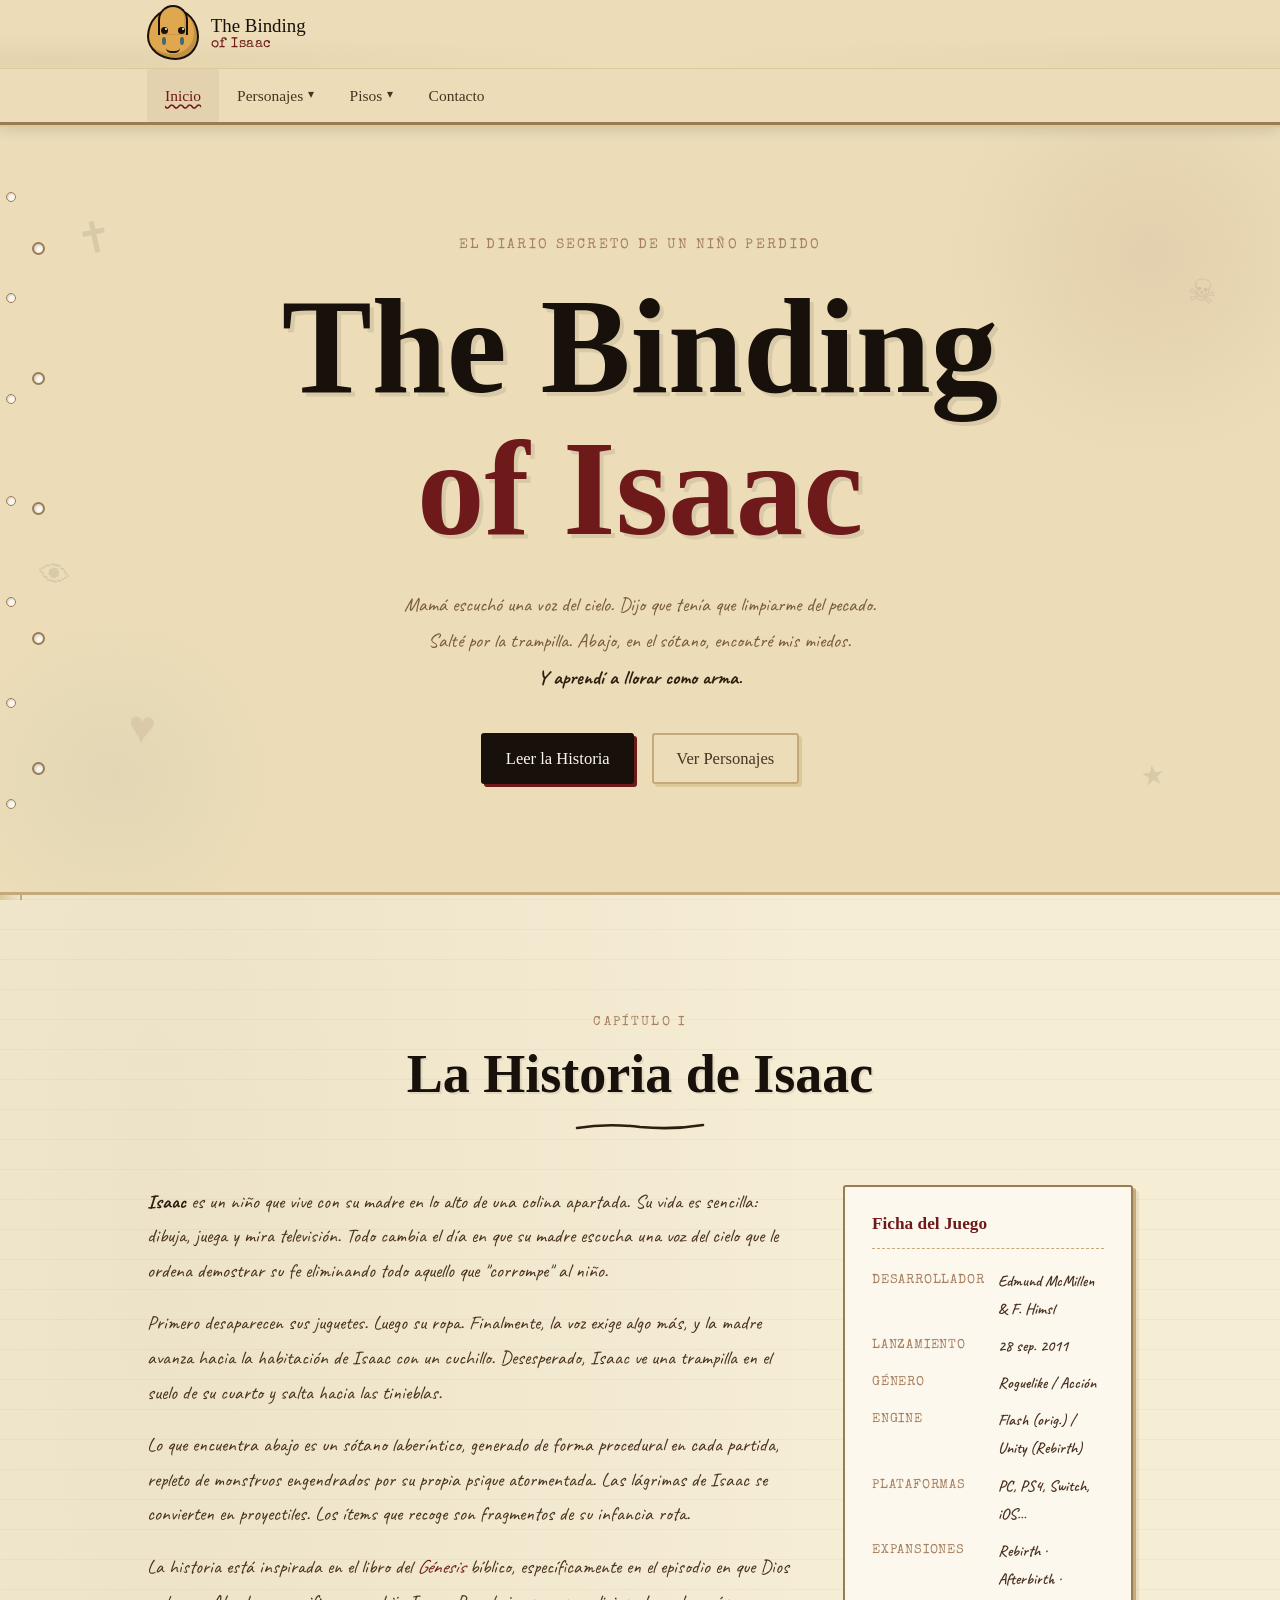
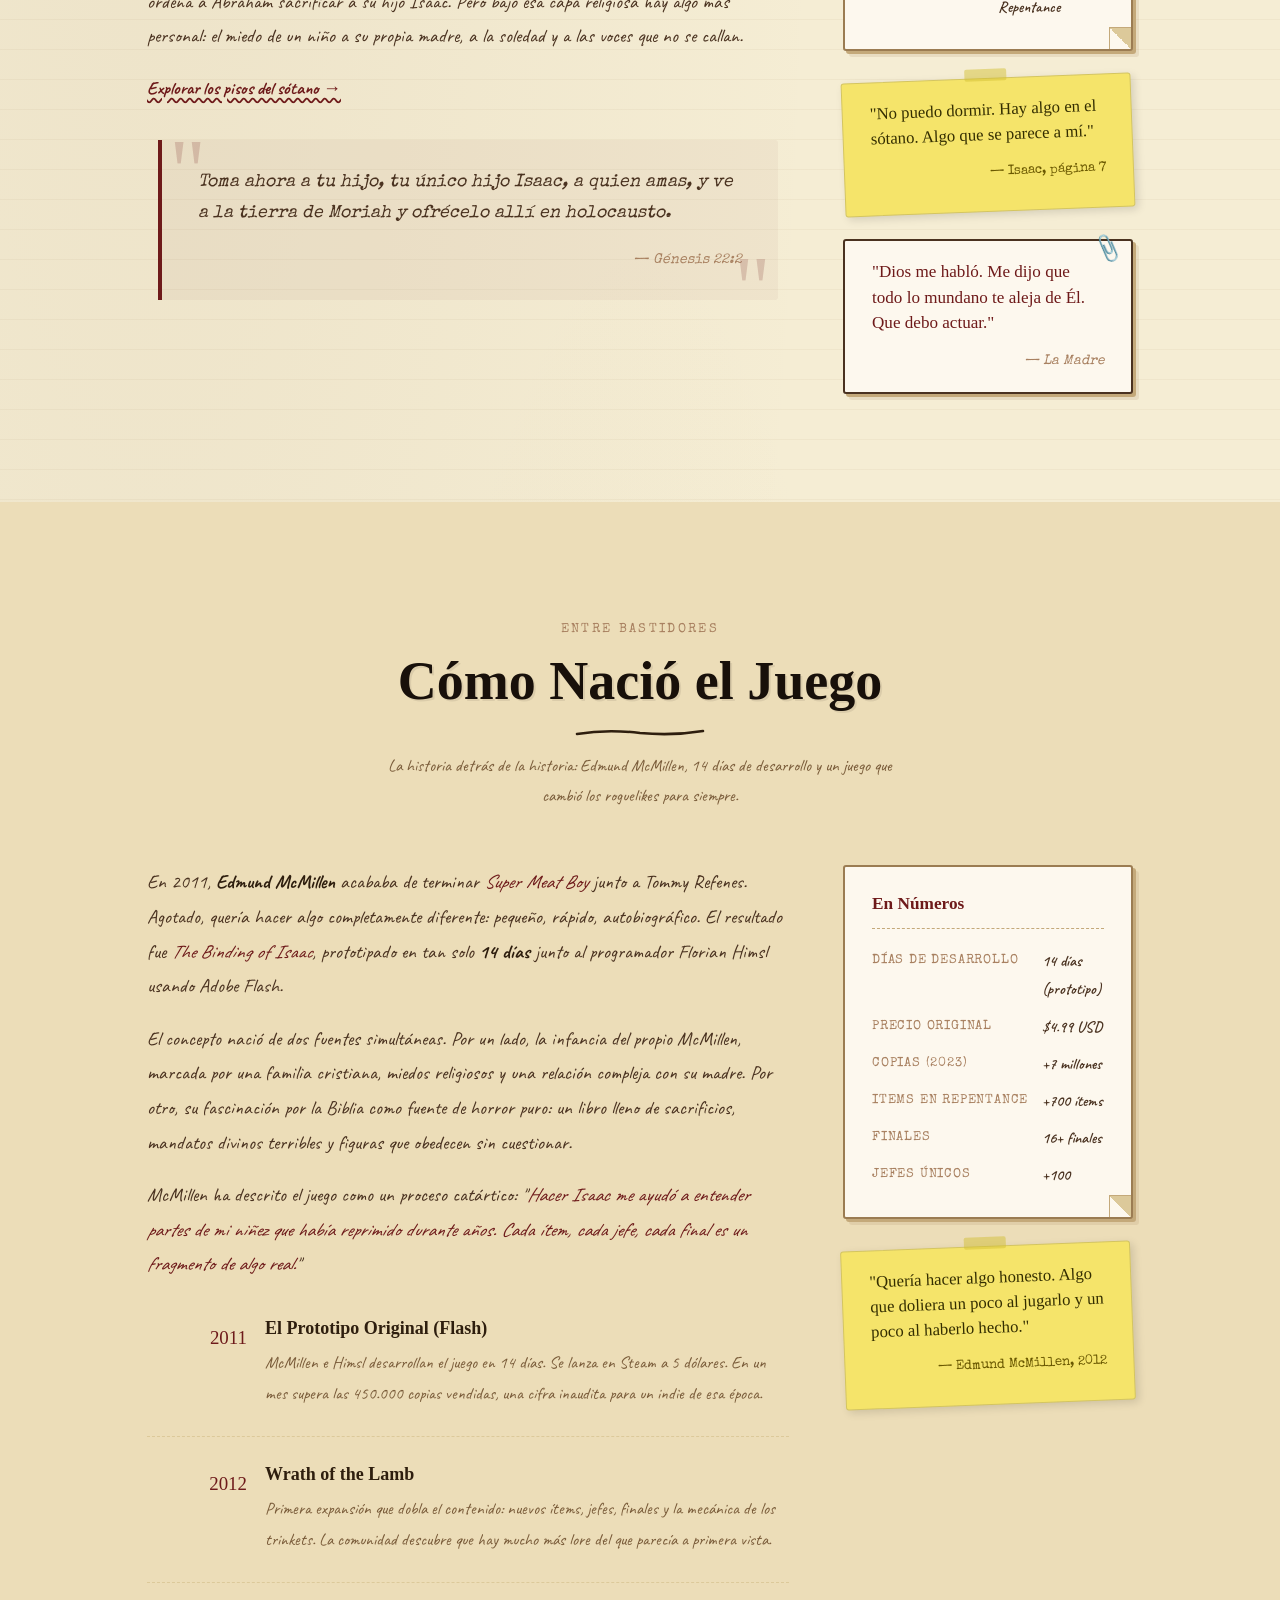
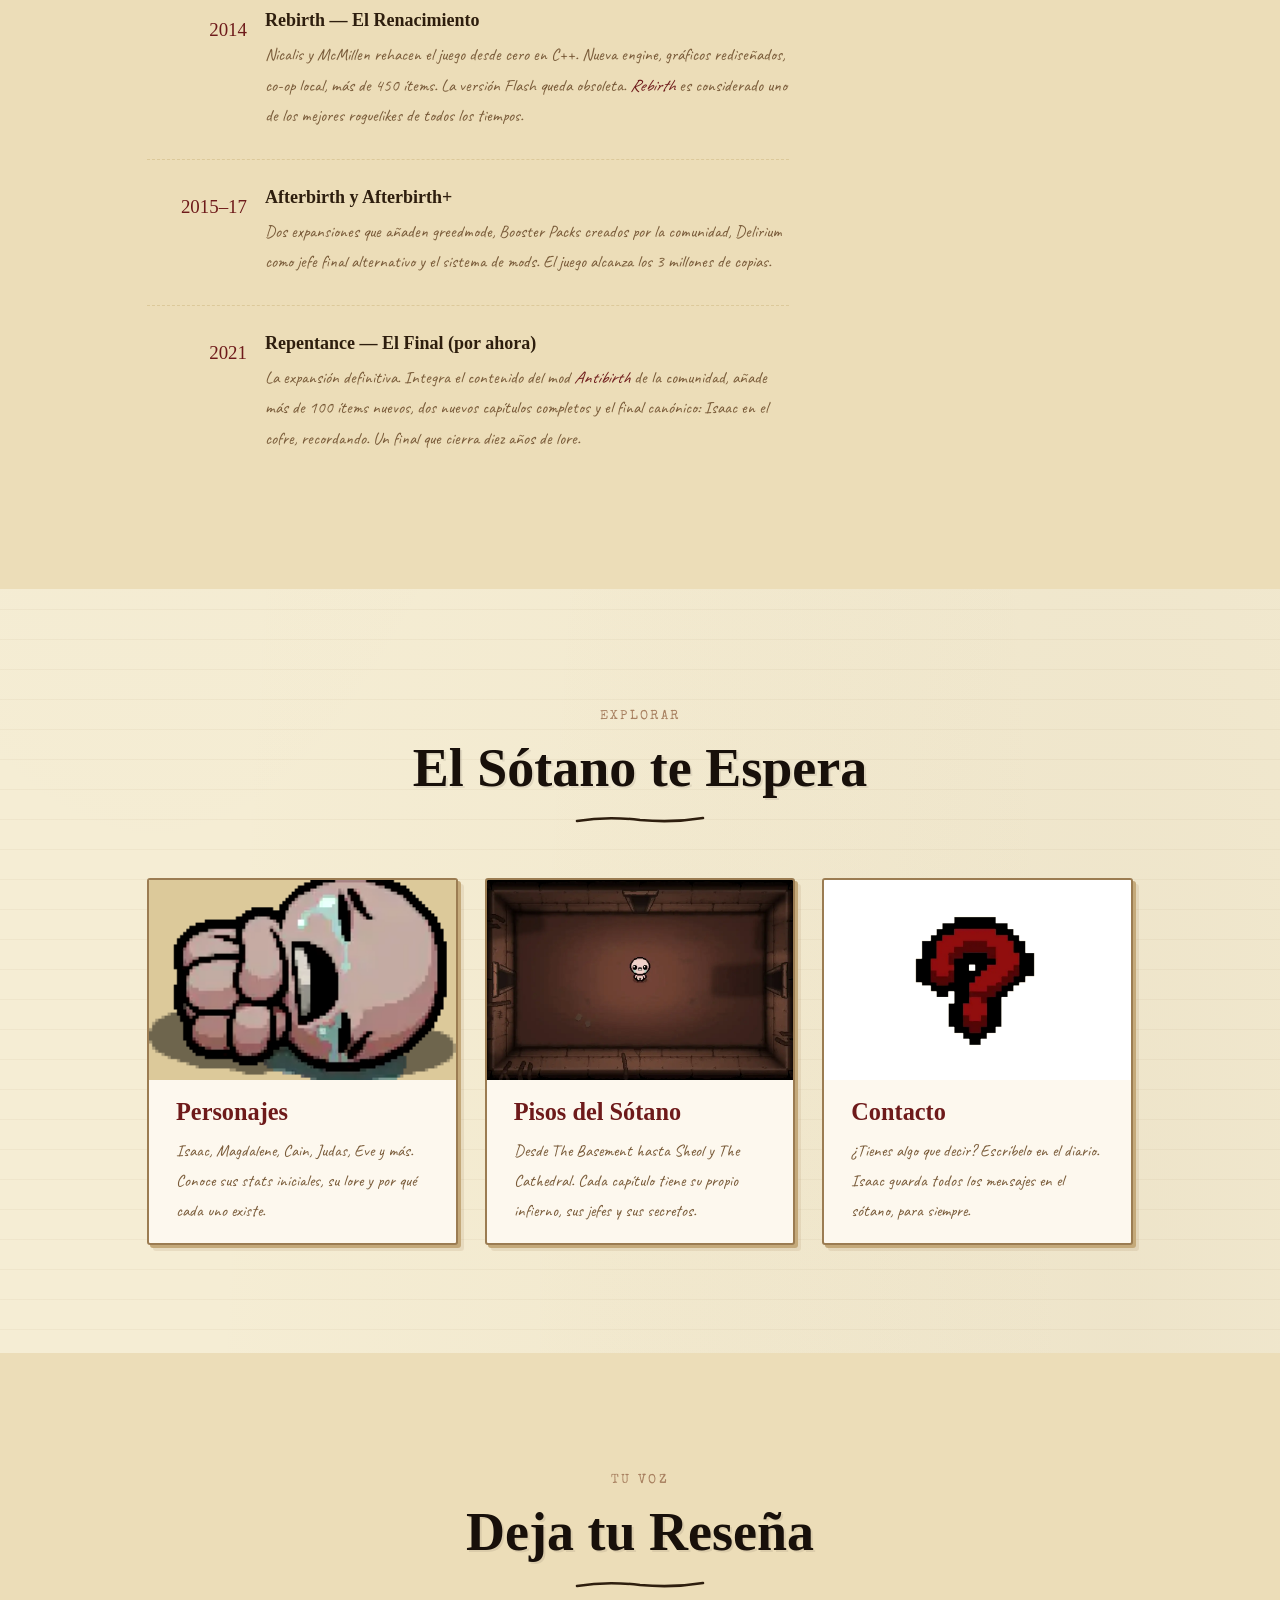
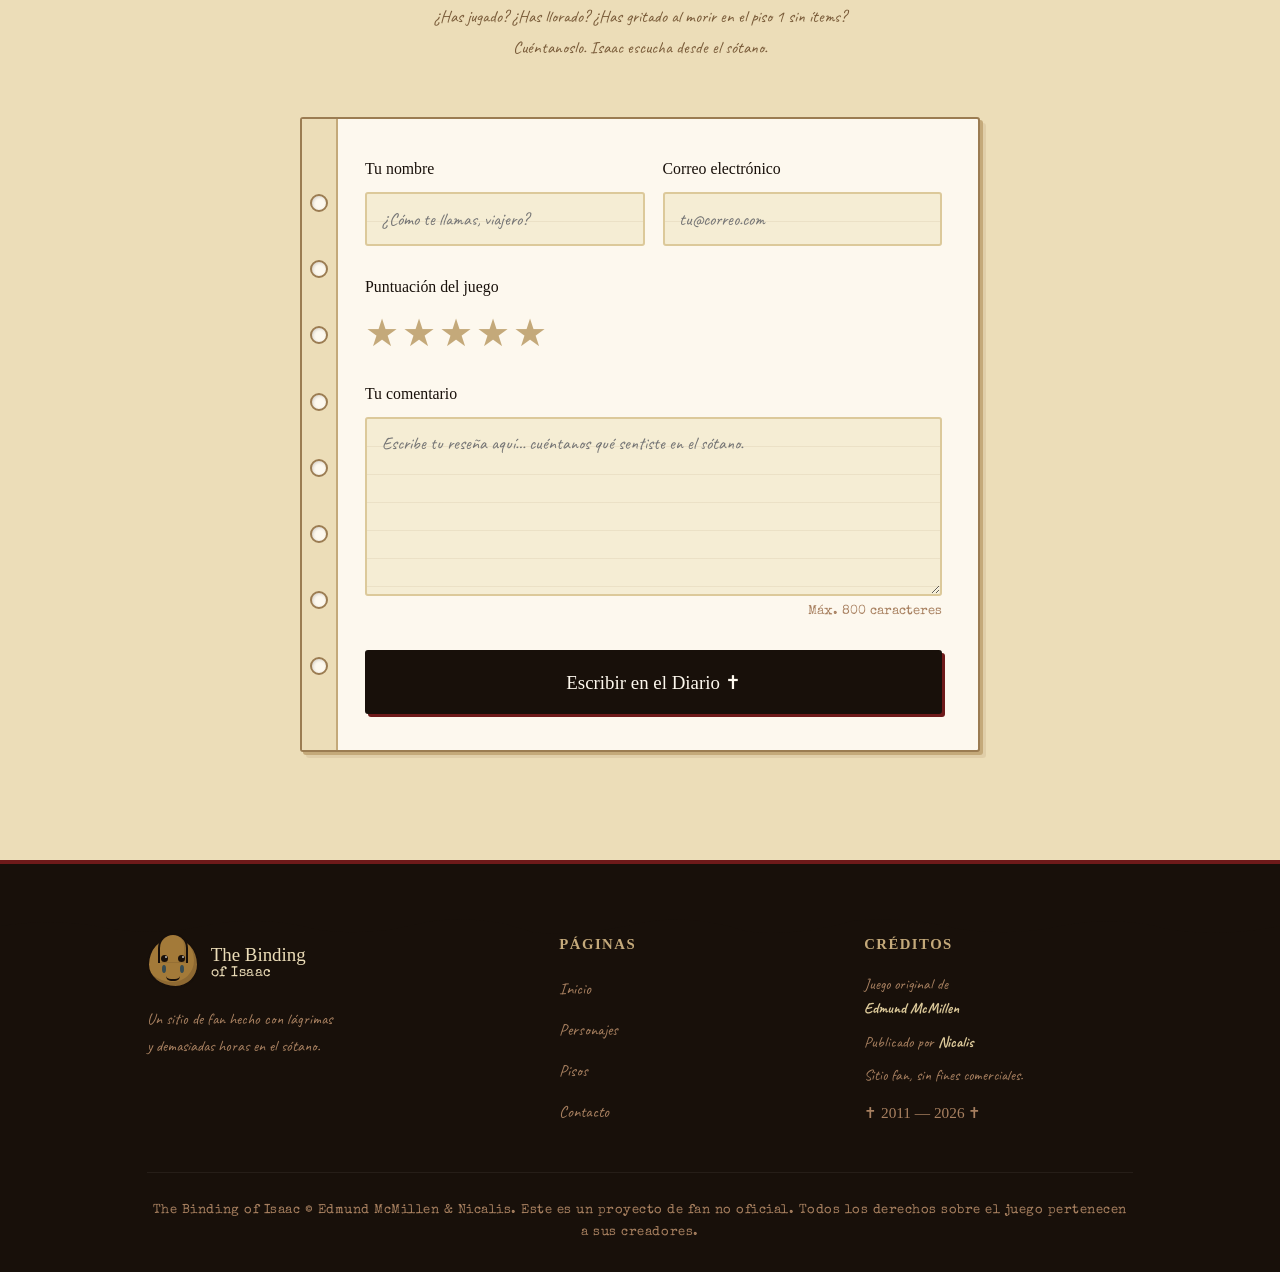
<file: index.html>
<!DOCTYPE html>
<html lang="es">
<head>
  <meta charset="UTF-8" />
  <meta name="viewport" content="width=device-width, initial-scale=1.0" />
  <meta name="description" content="El diario de The Binding of Isaac — Historia, personajes, pisos y más." />
  <title>The Binding of Isaac — Inicio</title>
  <link rel="preconnect" href="https://fonts.googleapis.com" />
  <link rel="preconnect" href="https://fonts.gstatic.com" crossorigin />
  <link href="https://fonts.googleapis.com/css2?family=Permanent+Marker&family=Caveat:wght@400;600;700&family=Special+Elite&display=swap" rel="stylesheet" />
  <link rel="stylesheet" href="style.css" />
</head>
<body>

<!-- ============================================================
     FRANJA DE ENCUADERNACIÓN (decorativa, izquierda)
     ============================================================ -->
<div class="page-spine" aria-hidden="true"></div>
<div class="spine-holes" aria-hidden="true">
  <span></span><span></span><span></span>
  <span></span><span></span><span></span>
  <span></span><span></span>
</div>

<!-- ============================================================
     HEADER
     Técnica hamburguesa: <input type="checkbox"> + label + CSS
     ============================================================ -->
<header class="site-header" role="banner">

  <!-- Checkbox que controla el menú en móvil -->
  <input type="checkbox" id="nav-check" class="nav-check" aria-hidden="true" />

  <div class="header-bar">

    <!-- ── Logo (cabeza de Isaac en CSS) ── -->
    <a href="index.html" class="site-logo" aria-label="The Binding of Isaac — Inicio">
      <div class="isaac-face" aria-hidden="true" role="img" aria-label="Cabeza de Isaac llorando">
        <div class="if-head">
          <div class="if-eyes">
            <span class="if-eye left"></span>
            <span class="if-eye right"></span>
          </div>
          <div class="if-tears">
            <span class="if-tear"></span>
            <span class="if-tear"></span>
          </div>
          <span class="if-mouth"></span>
        </div>
      </div>
      <div class="logo-text">
        <span class="logo-main">The Binding</span>
        <span class="logo-sub">of Isaac</span>
      </div>
    </a>

    <!-- ── Botón hamburguesa ── -->
    <label for="nav-check" class="hb-btn" aria-label="Abrir o cerrar menú">
      <span class="hb-bar"></span>
      <span class="hb-bar"></span>
      <span class="hb-bar"></span>
    </label>

  </div><!-- /header-bar -->

  <!-- ── Navegación principal ── -->
  <nav class="main-nav" aria-label="Navegación principal">
    <ul class="nav-list" role="list">

      <!-- Home -->
      <li class="nav-item">
        <a href="index.html" class="nav-link active" aria-current="page">
          <label for="nav-check">Inicio</label>
        </a>
      </li>

      <!-- Personajes con dropdown -->
      <li class="nav-item has-drop">
        <a href="PJS.html" class="nav-link" aria-haspopup="true">
          Personajes <span class="drop-arrow" aria-hidden="true">▾</span>
        </a>
        <ul class="drop-menu" role="list" aria-label="Submenú Personajes">
          <li><a href="PJS.html#isaac"     class="drop-link">Isaac</a></li>
          <li><a href="PJS.html#magdalene" class="drop-link">Magdalene</a></li>
          <li><a href="PJS.html#cain"      class="drop-link">Cain</a></li>
          <li><a href="PJS.html#judas"     class="drop-link">Judas</a></li>
          <li><a href="PJS.html#eve"       class="drop-link">Eve</a></li>
          <li><a href="PJS.html#samson"    class="drop-link">Samson</a></li>
        </ul>
      </li>

      <!-- Pisos con dropdown -->
      <li class="nav-item has-drop">
        <a href="pisos.html" class="nav-link" aria-haspopup="true">
          Pisos <span class="drop-arrow" aria-hidden="true">▾</span>
        </a>
        <ul class="drop-menu" role="list" aria-label="Submenú Pisos">
          <li><a href="pisos.html#basement"    class="drop-link">The Basement</a></li>
          <li><a href="pisos.html#caves"       class="drop-link">The Caves</a></li>
          <li><a href="pisos.html#depths"      class="drop-link">The Depths</a></li>
          <li><a href="pisos.html#womb"        class="drop-link">The Womb</a></li>
          <li><a href="pisos.html#sheol"       class="drop-link">Sheol / Cathedral</a></li>
        </ul>
      </li>

      <!-- Contacto -->
      <li class="nav-item">
        <a href="contacto.html" class="nav-link">
          <label for="nav-check">Contacto</label>
        </a>
      </li>

    </ul>
  </nav>

</header>

<!-- Overlay oscuro al abrir el menú móvil -->
<label for="nav-check" class="nav-overlay" aria-hidden="true"></label>


<!-- ============================================================
     MAIN
     ============================================================ -->
<main id="main-content">

  <!-- ────────────────────────────────────────────────────────────
       HERO
       ──────────────────────────────────────────────────────────── -->
  <section class="hero" aria-labelledby="hero-title">

    <!-- Garabatos de fondo -->
    <div class="hero-doodles" aria-hidden="true">
      <span class="doodle d-cross">✝</span>
      <span class="doodle d-skull">☠</span>
      <span class="doodle d-heart">♥</span>
      <span class="doodle d-star">★</span>
      <span class="doodle d-eye">👁</span>
    </div>

    <!-- Costuras del diario -->
    <div class="hero-spine" aria-hidden="true">
      <span></span><span></span><span></span>
      <span></span><span></span>
    </div>

    <div class="hero-body">
      <p class="hero-eyebrow">El diario secreto de un niño perdido</p>
      <h1 id="hero-title" class="hero-title">
        The Binding<span>of Isaac</span>
      </h1>
      <p class="hero-desc">
        Mamá escuchó una voz del cielo. Dijo que tenía que limpiarme del pecado.<br/>
        Salté por la trampilla. Abajo, en el sótano, encontré mis miedos.<br/>
        <strong>Y aprendí a llorar como arma.</strong>
      </p>
      <div class="hero-ctas">
        <a href="#historia" class="btn btn-primary">Leer la Historia</a>
        <a href="PJS.html"  class="btn btn-secondary">Ver Personajes</a>
      </div>
    </div>
  </section>


  <!-- ────────────────────────────────────────────────────────────
       SECCIÓN 1 — HISTORIA DEL JUEGO
       ──────────────────────────────────────────────────────────── -->
  <section id="historia" class="section" aria-labelledby="historia-title">
    <div class="container">

      <header class="sec-header">
        <span class="sec-tag">Capítulo I</span>
        <h2 id="historia-title" class="sec-title">La Historia de Isaac</h2>
        <div class="sec-squiggle"></div>
      </header>

      <div class="lore-grid">

        <!-- Texto principal -->
        <div class="lore-text">
          <p>
            <strong>Isaac</strong> es un niño que vive con su madre en lo alto de una colina apartada. Su vida es sencilla: dibuja, juega y mira televisión. Todo cambia el día en que su madre escucha una voz del cielo que le ordena demostrar su fe eliminando todo aquello que "corrompe" al niño.
          </p>
          <p>
            Primero desaparecen sus juguetes. Luego su ropa. Finalmente, la voz exige algo más, y la madre avanza hacia la habitación de Isaac con un cuchillo. Desesperado, Isaac ve una trampilla en el suelo de su cuarto y salta hacia las tinieblas.
          </p>
          <p>
            Lo que encuentra abajo es un sótano laberíntico, generado de forma procedural en cada partida, repleto de monstruos engendrados por su propia psique atormentada. Las lágrimas de Isaac se convierten en proyectiles. Los ítems que recoge son fragmentos de su infancia rota.
          </p>
          <p>
            La historia está inspirada en el libro del <em>Génesis</em> bíblico, específicamente en el episodio en que Dios ordena a Abraham sacrificar a su hijo Isaac. Pero bajo esa capa religiosa hay algo más personal: el miedo de un niño a su propia madre, a la soledad y a las voces que no se callan.
          </p>
          <a href="pisos.html" class="link-ink">Explorar los pisos del sótano →</a>

          <!-- Cita bíblica decorativa -->
          <blockquote class="bible-quote" style="margin-top:2rem;">
            <span class="bq-mark" aria-hidden="true">"</span>
            <p>Toma ahora a tu hijo, tu único hijo Isaac, a quien amas, y ve a la tierra de Moriah y ofrécelo allí en holocausto.</p>
            <span class="bq-mark close" aria-hidden="true">"</span>
            <cite>— Génesis 22:2</cite>
          </blockquote>
        </div>

        <!-- Aside: datos + post-it -->
        <aside class="aside-stack">
          <div class="data-card">
            <h3 class="dc-title">Ficha del Juego</h3>
            <dl class="dc-list">
              <dt>Desarrollador</dt><dd>Edmund McMillen &amp; F. Himsl</dd>
              <dt>Lanzamiento</dt> <dd>28 sep. 2011</dd>
              <dt>Género</dt>      <dd>Roguelike / Acción</dd>
              <dt>Engine</dt>      <dd>Flash (orig.) / Unity (Rebirth)</dd>
              <dt>Plataformas</dt> <dd>PC, PS4, Switch, iOS…</dd>
              <dt>Expansiones</dt> <dd>Rebirth · Afterbirth · Repentance</dd>
            </dl>
          </div>

          <div class="postit">
            <p>"No puedo dormir. Hay algo en el sótano. Algo que se parece a mí."</p>
            <span class="postit-by">— Isaac, página 7</span>
          </div>

          <div class="note-card">
            <p>"Dios me habló. Me dijo que todo lo mundano te aleja de Él. Que debo actuar."</p>
            <cite>— La Madre</cite>
          </div>
        </aside>
      </div>

    </div>
  </section>


  <!-- ────────────────────────────────────────────────────────────
       SECCIÓN 2 — HISTORIA DEL DESARROLLO
       ──────────────────────────────────────────────────────────── -->
  <section id="desarrollo" class="section section-alt" aria-labelledby="dev-title">
    <div class="container">

      <header class="sec-header">
        <span class="sec-tag">Entre Bastidores</span>
        <h2 id="dev-title" class="sec-title">Cómo Nació el Juego</h2>
        <div class="sec-squiggle"></div>
        <p class="sec-desc">
          La historia detrás de la historia: Edmund McMillen, 14 días de desarrollo y un juego que cambió los roguelikes para siempre.
        </p>
      </header>

      <div class="lore-grid">

        <div class="lore-text">
          <p>
            En 2011, <strong>Edmund McMillen</strong> acababa de terminar <em>Super Meat Boy</em> junto a Tommy Refenes. Agotado, quería hacer algo completamente diferente: pequeño, rápido, autobiográfico. El resultado fue <em>The Binding of Isaac</em>, prototipado en tan solo <strong>14 días</strong> junto al programador Florian Himsl usando Adobe Flash.
          </p>
          <p>
            El concepto nació de dos fuentes simultáneas. Por un lado, la infancia del propio McMillen, marcada por una familia cristiana, miedos religiosos y una relación compleja con su madre. Por otro, su fascinación por la Biblia como fuente de horror puro: un libro lleno de sacrificios, mandatos divinos terribles y figuras que obedecen sin cuestionar.
          </p>
          <p>
            McMillen ha descrito el juego como un proceso catártico: "<em>Hacer Isaac me ayudó a entender partes de mi niñez que había reprimido durante años. Cada ítem, cada jefe, cada final es un fragmento de algo real.</em>"
          </p>

          <div class="dev-timeline" aria-label="Línea de tiempo del desarrollo">

            <div class="dev-entry">
              <span class="dev-year">2011</span>
              <div>
                <h4>El Prototipo Original (Flash)</h4>
                <p>McMillen e Himsl desarrollan el juego en 14 días. Se lanza en Steam a 5 dólares. En un mes supera las 450.000 copias vendidas, una cifra inaudita para un indie de esa época.</p>
              </div>
            </div>

            <div class="dev-entry">
              <span class="dev-year">2012</span>
              <div>
                <h4>Wrath of the Lamb</h4>
                <p>Primera expansión que dobla el contenido: nuevos ítems, jefes, finales y la mecánica de los trinkets. La comunidad descubre que hay mucho más lore del que parecía a primera vista.</p>
              </div>
            </div>

            <div class="dev-entry">
              <span class="dev-year">2014</span>
              <div>
                <h4>Rebirth — El Renacimiento</h4>
                <p>Nicalis y McMillen rehacen el juego desde cero en C++. Nueva engine, gráficos rediseñados, co-op local, más de 450 ítems. La versión Flash queda obsoleta. <em>Rebirth</em> es considerado uno de los mejores roguelikes de todos los tiempos.</p>
              </div>
            </div>

            <div class="dev-entry">
              <span class="dev-year">2015–17</span>
              <div>
                <h4>Afterbirth y Afterbirth+</h4>
                <p>Dos expansiones que añaden greedmode, Booster Packs creados por la comunidad, Delirium como jefe final alternativo y el sistema de mods. El juego alcanza los 3 millones de copias.</p>
              </div>
            </div>

            <div class="dev-entry">
              <span class="dev-year">2021</span>
              <div>
                <h4>Repentance — El Final (por ahora)</h4>
                <p>La expansión definitiva. Integra el contenido del mod <em>Antibirth</em> de la comunidad, añade más de 100 ítems nuevos, dos nuevos capítulos completos y el final canónico: Isaac en el cofre, recordando. Un final que cierra diez años de lore.</p>
              </div>
            </div>

          </div><!-- /dev-timeline -->
        </div>

        <!-- Aside de desarrollo -->
        <aside class="aside-stack">
          <div class="data-card">
            <h3 class="dc-title">En Números</h3>
            <dl class="dc-list">
              <dt>Días de desarrollo</dt> <dd>14 días (prototipo)</dd>
              <dt>Precio original</dt>   <dd>$4.99 USD</dd>
              <dt>Copias (2023)</dt>     <dd>+7 millones</dd>
              <dt>Items en Repentance</dt><dd>+700 ítems</dd>
              <dt>Finales</dt>           <dd>16+ finales</dd>
              <dt>Jefes únicos</dt>      <dd>+100</dd>
            </dl>
          </div>

          <div class="postit">
            <p>"Quería hacer algo honesto. Algo que doliera un poco al jugarlo y un poco al haberlo hecho."</p>
            <span class="postit-by">— Edmund McMillen, 2012</span>
          </div>
        </aside>

      </div><!-- /lore-grid -->
    </div>
  </section>


  <!-- ────────────────────────────────────────────────────────────
       SECCIÓN 3 — ACCESOS RÁPIDOS A LAS PÁGINAS INTERNAS
       ──────────────────────────────────────────────────────────── -->
  <section class="section" aria-labelledby="explore-title">
    <div class="container">

      <header class="sec-header">
        <span class="sec-tag">Explorar</span>
        <h2 id="explore-title" class="sec-title">El Sótano te Espera</h2>
        <div class="sec-squiggle"></div>
      </header>

      <!-- Reutilizamos el sistema de .char-grid como feature cards -->
      <div class="char-grid">

        <a href="PJS.html" class="char-card" style="text-decoration:none;">
          <div class="char-img-wrap">
            <img
              src="imgns/isaaccry.webp"
              alt="Galería de personajes de The Binding of Isaac"
              loading="lazy"
            />
          </div>
          <div class="char-body">
            <h3 class="char-name">Personajes</h3>
            <p class="char-desc">Isaac, Magdalene, Cain, Judas, Eve y más. Conoce sus stats iniciales, su lore y por qué cada uno existe.</p>
          </div>
        </a>

        <a href="pisos.html" class="char-card" style="text-decoration:none;">
          <div class="char-img-wrap">
            <img
              src="imgns/basement.webp"
              alt="Los pisos y capítulos del sótano de Isaac"
              loading="lazy"
            />
          </div>
          <div class="char-body">
            <h3 class="char-name">Pisos del Sótano</h3>
            <p class="char-desc">Desde The Basement hasta Sheol y The Cathedral. Cada capítulo tiene su propio infierno, sus jefes y sus secretos.</p>
          </div>
        </a>

        <a href="contacto.html" class="char-card" style="text-decoration:none;">
          <div class="char-img-wrap">
            <img
              src="imgns/question.webp"
              alt="Contacto — escribe en el diario de Isaac"
              loading="lazy"
            />
          </div>
          <div class="char-body">
            <h3 class="char-name">Contacto</h3>
            <p class="char-desc">¿Tienes algo que decir? Escríbelo en el diario. Isaac guarda todos los mensajes en el sótano, para siempre.</p>
          </div>
        </a>

      </div>
    </div>
  </section>


  <!-- ────────────────────────────────────────────────────────────
       SECCIÓN 4 — FORMULARIO DE RESEÑA / CONTACTO
       Truco :target para el mensaje de éxito
       ──────────────────────────────────────────────────────────── -->
  <section id="feedback" class="section section-alt" aria-labelledby="feedback-title">
    <div class="container">

      <header class="sec-header">
        <span class="sec-tag">Tu Voz</span>
        <h2 id="feedback-title" class="sec-title">Deja tu Reseña</h2>
        <div class="sec-squiggle"></div>
        <p class="sec-desc">
          ¿Has jugado? ¿Has llorado? ¿Has gritado al morir en el piso 1 sin ítems?<br/>
          Cuéntanoslo. Isaac escucha desde el sótano.
        </p>
      </header>

      <div class="form-wrap">

        <!--
          action="#feedback-ok" → al enviar, el navegador navega a #feedback-ok
          → activa :target en CSS → muestra el mensaje de éxito
        -->
        <form
          class="contact-form"
          action="#feedback-ok"
          method="get"
          aria-label="Formulario de reseña del juego"
          novalidate
        >
          <!-- Espiral decorativa de la libreta -->
          <div class="form-spiral" aria-hidden="true">
            <span></span><span></span><span></span>
            <span></span><span></span><span></span>
            <span></span><span></span>
          </div>

          <div class="form-fields">

            <!-- Nombre -->
            <div class="f-group">
              <label for="f-nombre" class="f-label">Tu nombre</label>
              <input
                type="text" id="f-nombre" name="nombre"
                class="f-input"
                placeholder="¿Cómo te llamas, viajero?"
                required minlength="2"
                autocomplete="given-name"
              />
            </div>

            <!-- Correo -->
            <div class="f-group">
              <label for="f-email" class="f-label">Correo electrónico</label>
              <input
                type="email" id="f-email" name="email"
                class="f-input"
                placeholder="tu@correo.com"
                required
                autocomplete="email"
              />
            </div>

            <!-- Puntuación — estrellas CSS puro (orden INVERSO en HTML) -->
            <div class="f-group f-group--stars">
              <span class="f-label" id="stars-lbl">Puntuación del juego</span>
              <!--
                Truco: los radios van de 5 a 1 en el DOM,
                el contenedor usa flex-direction: row-reverse,
                así "input:checked ~ label" colorea las estrellas correctas
              -->
              <div class="star-rating" role="radiogroup" aria-labelledby="stars-lbl">
                <input type="radio" name="puntuacion" id="s5" value="5" /><label for="s5" title="5 — Obra maestra">★</label>
                <input type="radio" name="puntuacion" id="s4" value="4" /><label for="s4" title="4 — Muy bueno">★</label>
                <input type="radio" name="puntuacion" id="s3" value="3" /><label for="s3" title="3 — Bueno">★</label>
                <input type="radio" name="puntuacion" id="s2" value="2" /><label for="s2" title="2 — Regular">★</label>
                <input type="radio" name="puntuacion" id="s1" value="1" /><label for="s1" title="1 — Malo">★</label>
              </div>
            </div>

            <!-- Comentarios -->
            <div class="f-group f-group--full">
              <label for="f-comentario" class="f-label">Tu comentario</label>
              <textarea
                id="f-comentario" name="comentario"
                class="f-input f-textarea"
                placeholder="Escribe tu reseña aquí… cuéntanos qué sentiste en el sótano."
                rows="5" maxlength="800" required
              ></textarea>
              <span class="f-hint">Máx. 800 caracteres</span>
            </div>

            <!-- Botón de envío -->
            <div class="f-group f-group--submit">
              <button type="submit" class="btn btn-primary btn-submit" style="width:100%;font-size:1.05rem;padding:.7em 1.5em;">
                Escribir en el Diario ✝
              </button>
            </div>

          </div><!-- /form-fields -->
        </form>

        <!-- Mensaje de éxito — visible solo con :target -->
        <div id="feedback-ok" class="success-overlay" role="status" aria-live="polite" tabindex="-1">
          <div style="max-width:420px;">
            <span class="suc-icon" aria-hidden="true">♥</span>
            <h3>¡Gracias por tu reseña!</h3>
            <p>
              Isaac ha añadido tus palabras a las páginas arrugadas de su diario.<br/>
              Serán guardadas en las profundidades del sótano para siempre.
            </p>
            <a href="#feedback" class="btn btn-secondary">Volver al formulario</a>
          </div>
        </div>

      </div><!-- /form-wrap -->
    </div>
  </section>

</main>


<!-- ============================================================
     FOOTER
     ============================================================ -->
<footer class="site-footer" role="contentinfo">
  <div class="footer-rip" aria-hidden="true"></div>
  <div class="container">

    <div class="footer-grid">

      <!-- Marca -->
      <div class="footer-brand">
        <a href="index.html" class="site-logo footer-logo-link" aria-label="Inicio">
          <div class="isaac-face" aria-hidden="true" style="opacity:.7;">
            <div class="if-head">
              <div class="if-eyes"><span class="if-eye"></span><span class="if-eye"></span></div>
              <div class="if-tears"><span class="if-tear"></span><span class="if-tear"></span></div>
              <span class="if-mouth"></span>
            </div>
          </div>
          <div class="logo-text">
            <span class="logo-main" style="color:var(--p2);">The Binding</span>
            <span class="logo-sub">of Isaac</span>
          </div>
        </a>
        <p class="footer-tagline">Un sitio de fan hecho con lágrimas<br/>y demasiadas horas en el sótano.</p>
      </div>

      <!-- Nav -->
      <nav class="footer-nav" aria-label="Navegación del pie de página">
        <h3>Páginas</h3>
        <ul role="list">
          <li><a href="index.html">Inicio</a></li>
          <li><a href="PJS.html">Personajes</a></li>
          <li><a href="pisos.html">Pisos</a></li>
          <li><a href="contacto.html">Contacto</a></li>
        </ul>
      </nav>

      <!-- Info -->
      <div class="footer-info">
        <h3>Créditos</h3>
        <p>Juego original de<br/><strong>Edmund McMillen</strong></p>
        <p>Publicado por <strong>Nicalis</strong></p>
        <p>Sitio fan, sin fines comerciales.</p>
        <p class="footer-year">✝ 2011 — 2026 ✝</p>
      </div>

    </div>

    <p class="footer-legal">
      The Binding of Isaac © Edmund McMillen &amp; Nicalis. Este es un proyecto de fan no oficial. Todos los derechos sobre el juego pertenecen a sus creadores.
    </p>

  </div>
</footer>

</body>
</html>
</file>
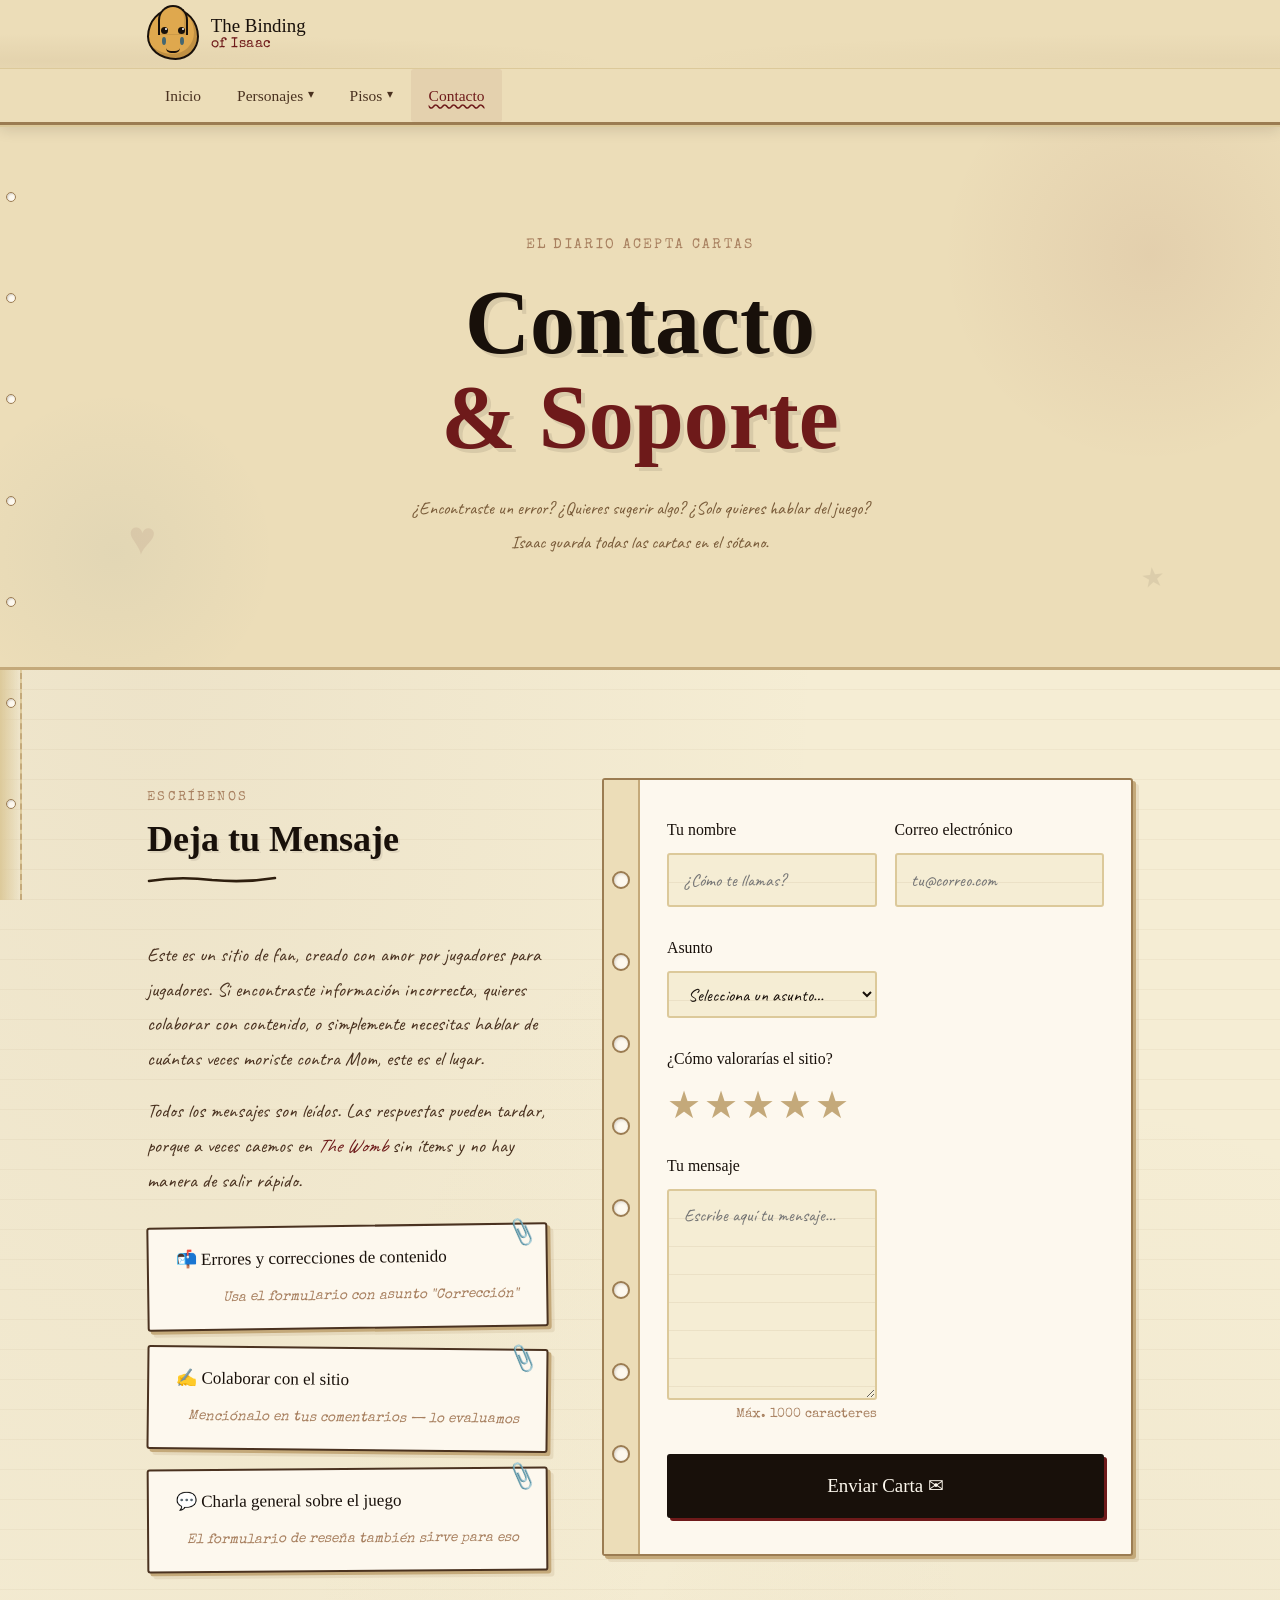
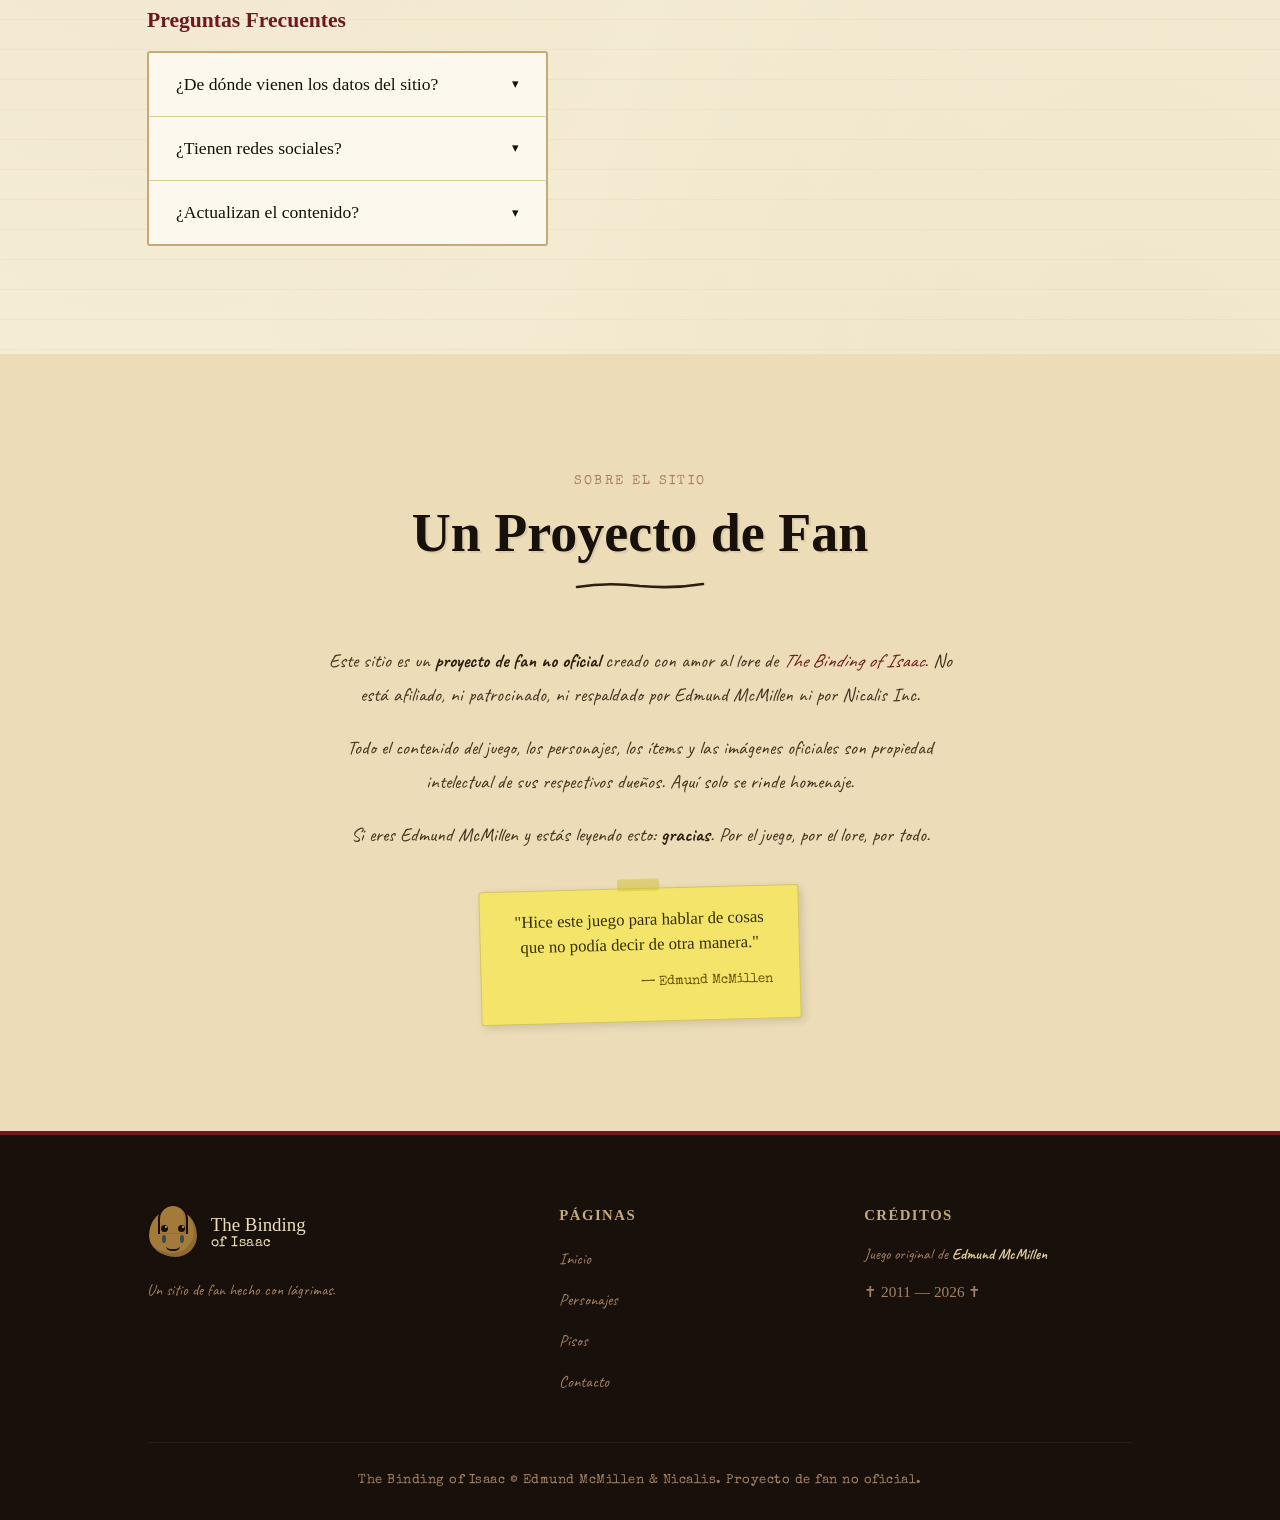
<file: contacto.html>
<!DOCTYPE html>
<html lang="es">
<head>
  <meta charset="UTF-8" />
  <meta name="viewport" content="width=device-width, initial-scale=1.0" />
  <meta name="description" content="Contacto — The Binding of Isaac. Escríbenos, reporta errores o deja tu reseña." />
  <title>Contacto — The Binding of Isaac</title>
  <link rel="preconnect" href="https://fonts.googleapis.com" />
  <link rel="preconnect" href="https://fonts.gstatic.com" crossorigin />
  <link href="https://fonts.googleapis.com/css2?family=Permanent+Marker&family=Caveat:wght@400;600;700&family=Special+Elite&display=swap" rel="stylesheet" />
  <link rel="stylesheet" href="style.css" />
</head>
<body>

<!-- ENCUADERNACIÓN -->
<div class="page-spine" aria-hidden="true"></div>
<div class="spine-holes" aria-hidden="true">
  <span></span><span></span><span></span>
  <span></span><span></span><span></span>
  <span></span><span></span>
</div>

<!-- HEADER -->
<header class="site-header" role="banner">
  <input type="checkbox" id="nav-check" class="nav-check" aria-hidden="true" />
  <div class="header-bar">
    <a href="index.html" class="site-logo" aria-label="The Binding of Isaac — Inicio">
      <div class="isaac-face" aria-hidden="true">
        <div class="if-head">
          <div class="if-eyes"><span class="if-eye left"></span><span class="if-eye right"></span></div>
          <div class="if-tears"><span class="if-tear"></span><span class="if-tear"></span></div>
          <span class="if-mouth"></span>
        </div>
      </div>
      <div class="logo-text">
        <span class="logo-main">The Binding</span>
        <span class="logo-sub">of Isaac</span>
      </div>
    </a>
    <label for="nav-check" class="hb-btn" aria-label="Abrir o cerrar menú">
      <span class="hb-bar"></span><span class="hb-bar"></span><span class="hb-bar"></span>
    </label>
  </div>
  <nav class="main-nav" aria-label="Navegación principal">
    <ul class="nav-list" role="list">
      <li class="nav-item"><a href="index.html" class="nav-link"><label for="nav-check">Inicio</label></a></li>
      <li class="nav-item has-drop">
        <a href="PJS.html" class="nav-link" aria-haspopup="true">
          Personajes <span class="drop-arrow" aria-hidden="true">▾</span>
        </a>
        <ul class="drop-menu" role="list">
          <li><a href="PJS.html#isaac"     class="drop-link">Isaac</a></li>
          <li><a href="PJS.html#magdalene" class="drop-link">Magdalene</a></li>
          <li><a href="PJS.html#cain"      class="drop-link">Cain</a></li>
          <li><a href="PJS.html#judas"     class="drop-link">Judas</a></li>
          <li><a href="PJS.html#eve"       class="drop-link">Eve</a></li>
          <li><a href="PJS.html#samson"    class="drop-link">Samson</a></li>
        </ul>
      </li>
      <li class="nav-item has-drop">
        <a href="pisos.html" class="nav-link" aria-haspopup="true">
          Pisos <span class="drop-arrow" aria-hidden="true">▾</span>
        </a>
        <ul class="drop-menu" role="list">
          <li><a href="pisos.html#basement" class="drop-link">The Basement</a></li>
          <li><a href="pisos.html#caves"    class="drop-link">The Caves</a></li>
          <li><a href="pisos.html#depths"   class="drop-link">The Depths</a></li>
          <li><a href="pisos.html#womb"     class="drop-link">The Womb</a></li>
          <li><a href="pisos.html#sheol"    class="drop-link">Sheol / Cathedral</a></li>
        </ul>
      </li>
      <li class="nav-item"><a href="contacto.html" class="nav-link active" aria-current="page"><label for="nav-check">Contacto</label></a></li>
    </ul>
  </nav>
</header>
<label for="nav-check" class="nav-overlay" aria-hidden="true"></label>


<main id="main-content">

  <!-- HERO de página -->
  <section class="hero" style="min-height:36vh;" aria-labelledby="contact-hero-title">
    <div class="hero-doodles" aria-hidden="true">
      <span class="doodle d-heart" style="opacity:.08;">♥</span>
      <span class="doodle d-star" style="opacity:.07;">★</span>
    </div>
    <div class="hero-body">
      <p class="hero-eyebrow">El Diario Acepta Cartas</p>
      <h1 id="contact-hero-title" class="hero-title" style="font-size:clamp(2.4rem,8vw,5rem);">
        Contacto<span>&amp; Soporte</span>
      </h1>
      <p class="hero-desc" style="font-size:1rem;">
        ¿Encontraste un error? ¿Quieres sugerir algo? ¿Solo quieres hablar del juego?<br/>
        Isaac guarda todas las cartas en el sótano.
      </p>
    </div>
  </section>


  <!-- INFO + FORMULARIO -->
  <section class="section" aria-labelledby="contact-form-title">
    <div class="container">

      <!-- Grid de 2 columnas iguales en desktop, 1 columna en móvil -->
      <div class="contact-grid" style="display:grid; grid-template-columns: 1fr 1fr; gap: 3rem; align-items:start;">

        <!-- Columna izquierda: info de contacto -->
        <div class="lore-text">

          <header class="sec-header" style="text-align:left;">
            <span class="sec-tag">Escríbenos</span>
            <h2 id="contact-form-title" class="sec-title" style="font-size:2rem;">Deja tu Mensaje</h2>
            <div class="sec-squiggle" style="margin-inline:0;"></div>
          </header>

          <p style="margin-top:1.5rem;">
            Este es un sitio de fan, creado con amor por jugadores para jugadores. Si encontraste información incorrecta, quieres colaborar con contenido, o simplemente necesitas hablar de cuántas veces moriste contra Mom, este es el lugar.
          </p>
          <p>
            Todos los mensajes son leídos. Las respuestas pueden tardar, porque a veces caemos en <em>The Womb</em> sin ítems y no hay manera de salir rápido.
          </p>

          <!-- Información de contacto como tarjetas -->
          <div style="display:flex;flex-direction:column;gap:1rem;margin-top:1.5rem;">

            <div class="note-card" style="transform:rotate(-.8deg);">
              <p style="color:var(--ink0);">📬 Errores y correcciones de contenido</p>
              <cite>Usa el formulario con asunto "Corrección"</cite>
            </div>

            <div class="note-card" style="transform:rotate(.6deg);">
              <p style="color:var(--ink0);">✍️ Colaborar con el sitio</p>
              <cite>Menciónalo en tus comentarios — lo evaluamos</cite>
            </div>

            <div class="note-card" style="transform:rotate(-.4deg);">
              <p style="color:var(--ink0);">💬 Charla general sobre el juego</p>
              <cite>El formulario de reseña también sirve para eso</cite>
            </div>

          </div>

          <!-- FAQ rápido -->
          <div style="margin-top:2rem;">
            <h3 style="font-size:1.2rem;color:var(--blood);margin-bottom:1rem;">Preguntas Frecuentes</h3>

            <div class="acc-wrap" role="list">
              <div class="acc-item" role="listitem">
                <input type="radio" name="faq" id="faq1" class="acc-radio" />
                <label for="faq1" class="acc-label">¿De dónde vienen los datos del sitio? <span class="acc-arrow">▾</span></label>
                <div class="acc-body"><p>Toda la información proviene del juego oficial, la wiki de The Binding of Isaac y las declaraciones públicas de Edmund McMillen. Es un proyecto de fan sin ánimo de lucro.</p></div>
              </div>
              <div class="acc-item" role="listitem">
                <input type="radio" name="faq" id="faq2" class="acc-radio" />
                <label for="faq2" class="acc-label">¿Tienen redes sociales? <span class="acc-arrow">▾</span></label>
                <div class="acc-body"><p>Por ahora no. Si el sitio crece, lo consideraremos. De momento, el formulario es la única vía de contacto disponible.</p></div>
              </div>
              <div class="acc-item" role="listitem">
                <input type="radio" name="faq" id="faq3" class="acc-radio" />
                <label for="faq3" class="acc-label">¿Actualizan el contenido? <span class="acc-arrow">▾</span></label>
                <div class="acc-body"><p>Sí, aunque lentamente. El objetivo es cubrir todos los personajes, pisos, ítems y finales de <em>Repentance</em> eventualmente. Las colaboraciones son bienvenidas.</p></div>
              </div>
            </div>
          </div>

        </div><!-- /lore-text -->

        <!-- Columna derecha: formulario -->
        <aside>
          <div class="form-wrap" style="max-width:100%; width:100%;">

            <form
              class="contact-form"
              action="#contact-ok"
              method="get"
              aria-label="Formulario de contacto"
              novalidate
            >
              <div class="form-spiral" aria-hidden="true">
                <span></span><span></span><span></span>
                <span></span><span></span><span></span>
                <span></span><span></span>
              </div>

              <div class="form-fields" style="grid-template-columns:1fr; padding-right: var(--s5);">

                <!-- Nombre -->
                <div class="f-group">
                  <label for="c-nombre" class="f-label">Tu nombre</label>
                  <input type="text" id="c-nombre" name="nombre" class="f-input" placeholder="¿Cómo te llamas?" required minlength="2" autocomplete="given-name" />
                </div>

                <!-- Correo -->
                <div class="f-group">
                  <label for="c-email" class="f-label">Correo electrónico</label>
                  <input type="email" id="c-email" name="email" class="f-input" placeholder="tu@correo.com" required autocomplete="email" />
                </div>

                <!-- Asunto -->
                <div class="f-group">
                  <label for="c-asunto" class="f-label">Asunto</label>
                  <select id="c-asunto" name="asunto" class="f-input" required>
                    <option value="" disabled selected>Selecciona un asunto…</option>
                    <option value="error">Corrección de contenido</option>
                    <option value="sugerencia">Sugerencia</option>
                    <option value="colaboracion">Quiero colaborar</option>
                    <option value="charla">Charla sobre el juego</option>
                    <option value="otro">Otro</option>
                  </select>
                </div>

                <!-- Puntuación del sitio -->
                <div class="f-group f-group--stars">
                  <span class="f-label" id="site-stars">¿Cómo valorarías el sitio?</span>
                  <div class="star-rating" role="radiogroup" aria-labelledby="site-stars">
                    <input type="radio" name="valoracion" id="vs5" value="5" /><label for="vs5" title="5 — Excelente">★</label>
                    <input type="radio" name="valoracion" id="vs4" value="4" /><label for="vs4" title="4 — Muy bueno">★</label>
                    <input type="radio" name="valoracion" id="vs3" value="3" /><label for="vs3" title="3 — Bueno">★</label>
                    <input type="radio" name="valoracion" id="vs2" value="2" /><label for="vs2" title="2 — Regular">★</label>
                    <input type="radio" name="valoracion" id="vs1" value="1" /><label for="vs1" title="1 — Malo">★</label>
                  </div>
                </div>

                <!-- Mensaje -->
                <div class="f-group">
                  <label for="c-mensaje" class="f-label">Tu mensaje</label>
                  <textarea id="c-mensaje" name="mensaje" class="f-input f-textarea" placeholder="Escribe aquí tu mensaje…" rows="6" maxlength="1000" required></textarea>
                  <span class="f-hint">Máx. 1000 caracteres</span>
                </div>

                <!-- Submit -->
                <div class="f-group f-group--submit">
                  <button type="submit" class="btn btn-primary" style="width:100%;font-size:1.05rem;padding:.7em 1.5em;">
                    Enviar Carta ✉
                  </button>
                </div>

              </div>
            </form>

            <!-- Mensaje de éxito :target -->
            <div id="contact-ok" class="success-overlay" role="status" aria-live="polite" tabindex="-1">
              <div style="max-width:380px;">
                <span class="suc-icon" aria-hidden="true">✉</span>
                <h3>¡Mensaje enviado!</h3>
                <p>Isaac ha recogido tu carta del fondo del sótano.<br/>La guardará junto a sus dibujos, para siempre.</p>
                <a href="#contact-form-title" class="btn btn-secondary" style="margin-top:.5rem;">Enviar otro mensaje</a>
              </div>
            </div>

          </div>
        </aside>

      </div><!-- /contact-grid -->

      <style>
        @media (max-width: 760px) {
          .contact-grid { grid-template-columns: 1fr !important; }
        }
      </style>
    </div>
  </section>


  <!-- BLOQUE EXTRA: nota sobre el proyecto -->
  <section class="section section-alt" aria-labelledby="about-title">
    <div class="container" style="max-width:680px;">

      <header class="sec-header">
        <span class="sec-tag">Sobre el Sitio</span>
        <h2 id="about-title" class="sec-title">Un Proyecto de Fan</h2>
        <div class="sec-squiggle"></div>
      </header>

      <div class="lore-text" style="text-align:center;">
        <p>
          Este sitio es un <strong>proyecto de fan no oficial</strong> creado con amor al lore de <em>The Binding of Isaac</em>. No está afiliado, ni patrocinado, ni respaldado por Edmund McMillen ni por Nicalis Inc.
        </p>
        <p>
          Todo el contenido del juego, los personajes, los ítems y las imágenes oficiales son propiedad intelectual de sus respectivos dueños. Aquí solo se rinde homenaje.
        </p>
        <p>
          Si eres Edmund McMillen y estás leyendo esto: <strong>gracias</strong>. Por el juego, por el lore, por todo.
        </p>

        <div class="postit" style="max-width:320px;margin:2rem auto 0;transform:rotate(-1.5deg);">
          <p>"Hice este juego para hablar de cosas que no podía decir de otra manera."</p>
          <span class="postit-by">— Edmund McMillen</span>
        </div>
      </div>

    </div>
  </section>

</main>


<!-- FOOTER -->
<footer class="site-footer" role="contentinfo">
  <div class="footer-rip" aria-hidden="true"></div>
  <div class="container">
    <div class="footer-grid">
      <div class="footer-brand">
        <a href="index.html" class="site-logo" aria-label="Inicio">
          <div class="isaac-face" aria-hidden="true" style="opacity:.7;">
            <div class="if-head">
              <div class="if-eyes"><span class="if-eye"></span><span class="if-eye"></span></div>
              <div class="if-tears"><span class="if-tear"></span><span class="if-tear"></span></div>
              <span class="if-mouth"></span>
            </div>
          </div>
          <div class="logo-text">
            <span class="logo-main" style="color:var(--p2);">The Binding</span>
            <span class="logo-sub">of Isaac</span>
          </div>
        </a>
        <p class="footer-tagline">Un sitio de fan hecho con lágrimas.</p>
      </div>
      <nav class="footer-nav" aria-label="Navegación del pie de página">
        <h3>Páginas</h3>
        <ul role="list">
          <li><a href="index.html">Inicio</a></li>
          <li><a href="PJS.html">Personajes</a></li>
          <li><a href="pisos.html">Pisos</a></li>
          <li><a href="contacto.html">Contacto</a></li>
        </ul>
      </nav>
      <div class="footer-info">
        <h3>Créditos</h3>
        <p>Juego original de <strong>Edmund McMillen</strong></p>
        <p class="footer-year">✝ 2011 — 2026 ✝</p>
      </div>
    </div>
    <p class="footer-legal">The Binding of Isaac © Edmund McMillen &amp; Nicalis. Proyecto de fan no oficial.</p>
  </div>
</footer>

</body>
</html>
</file>
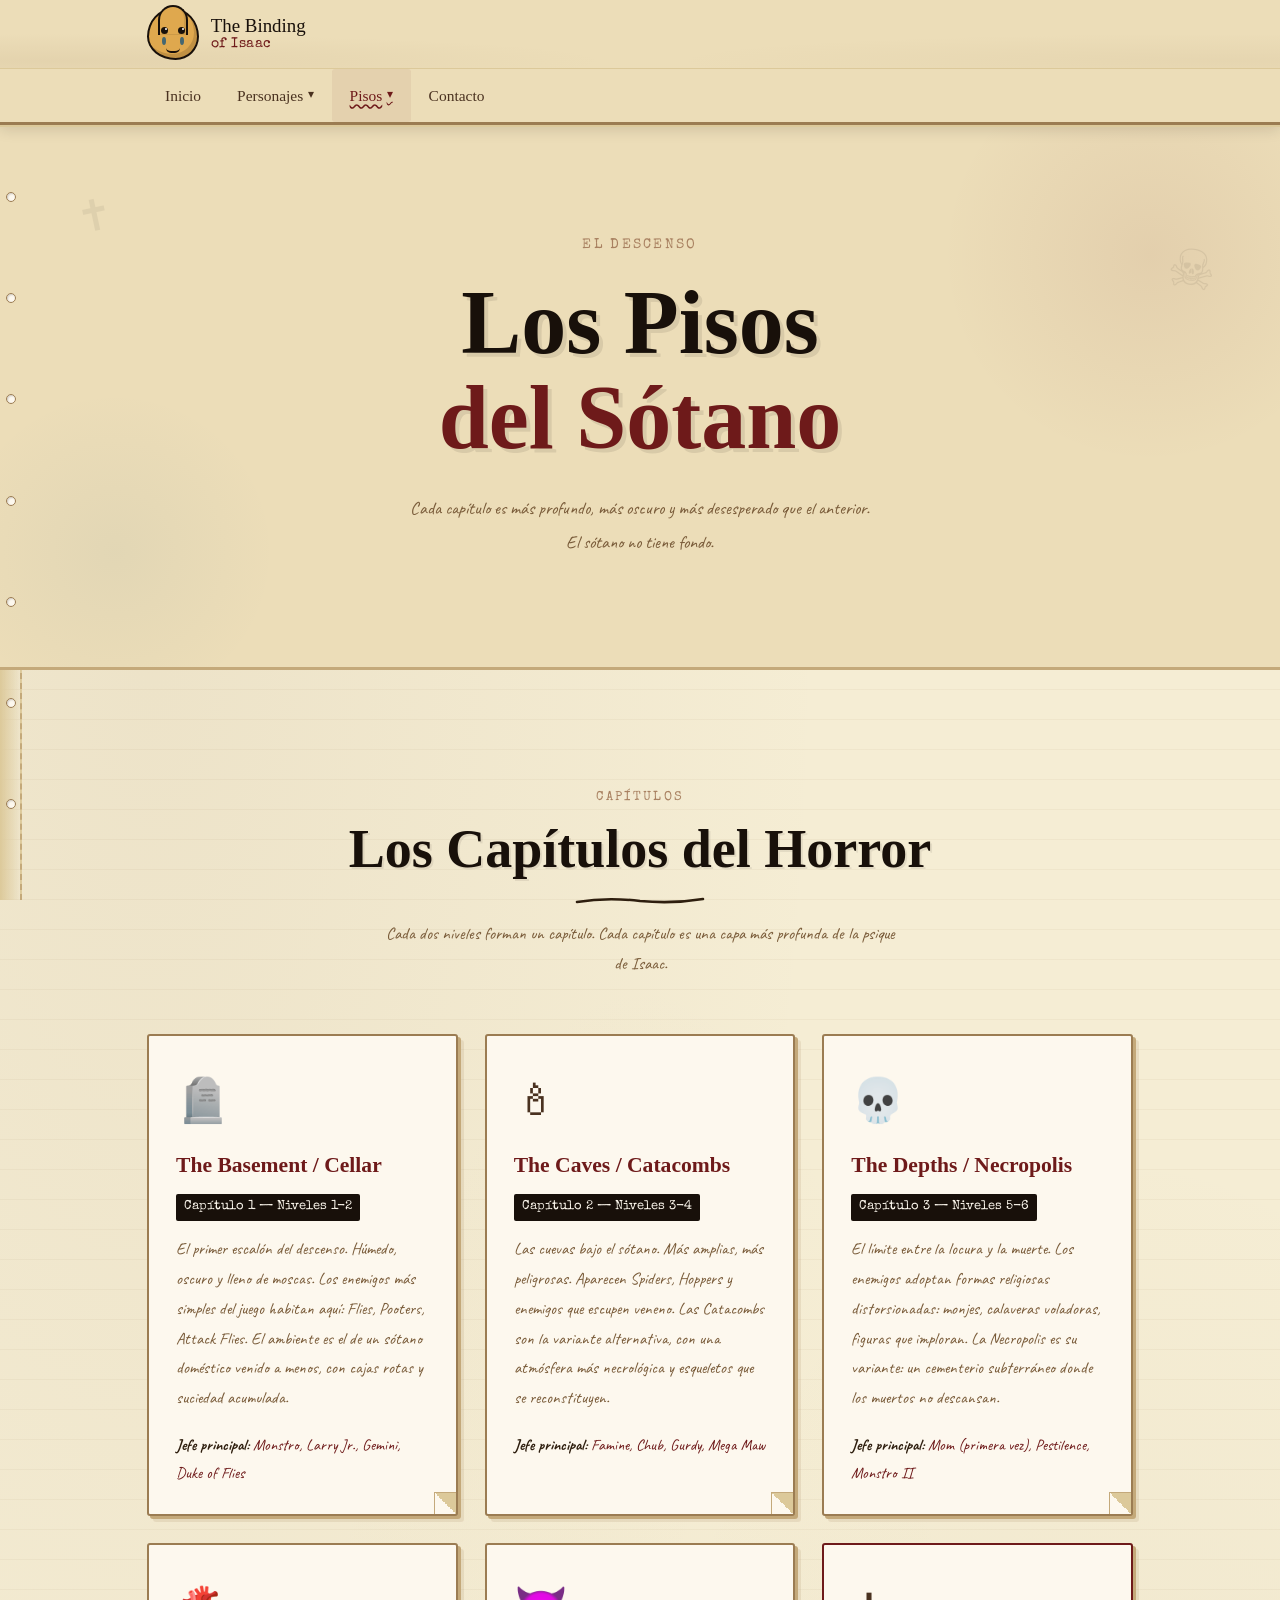
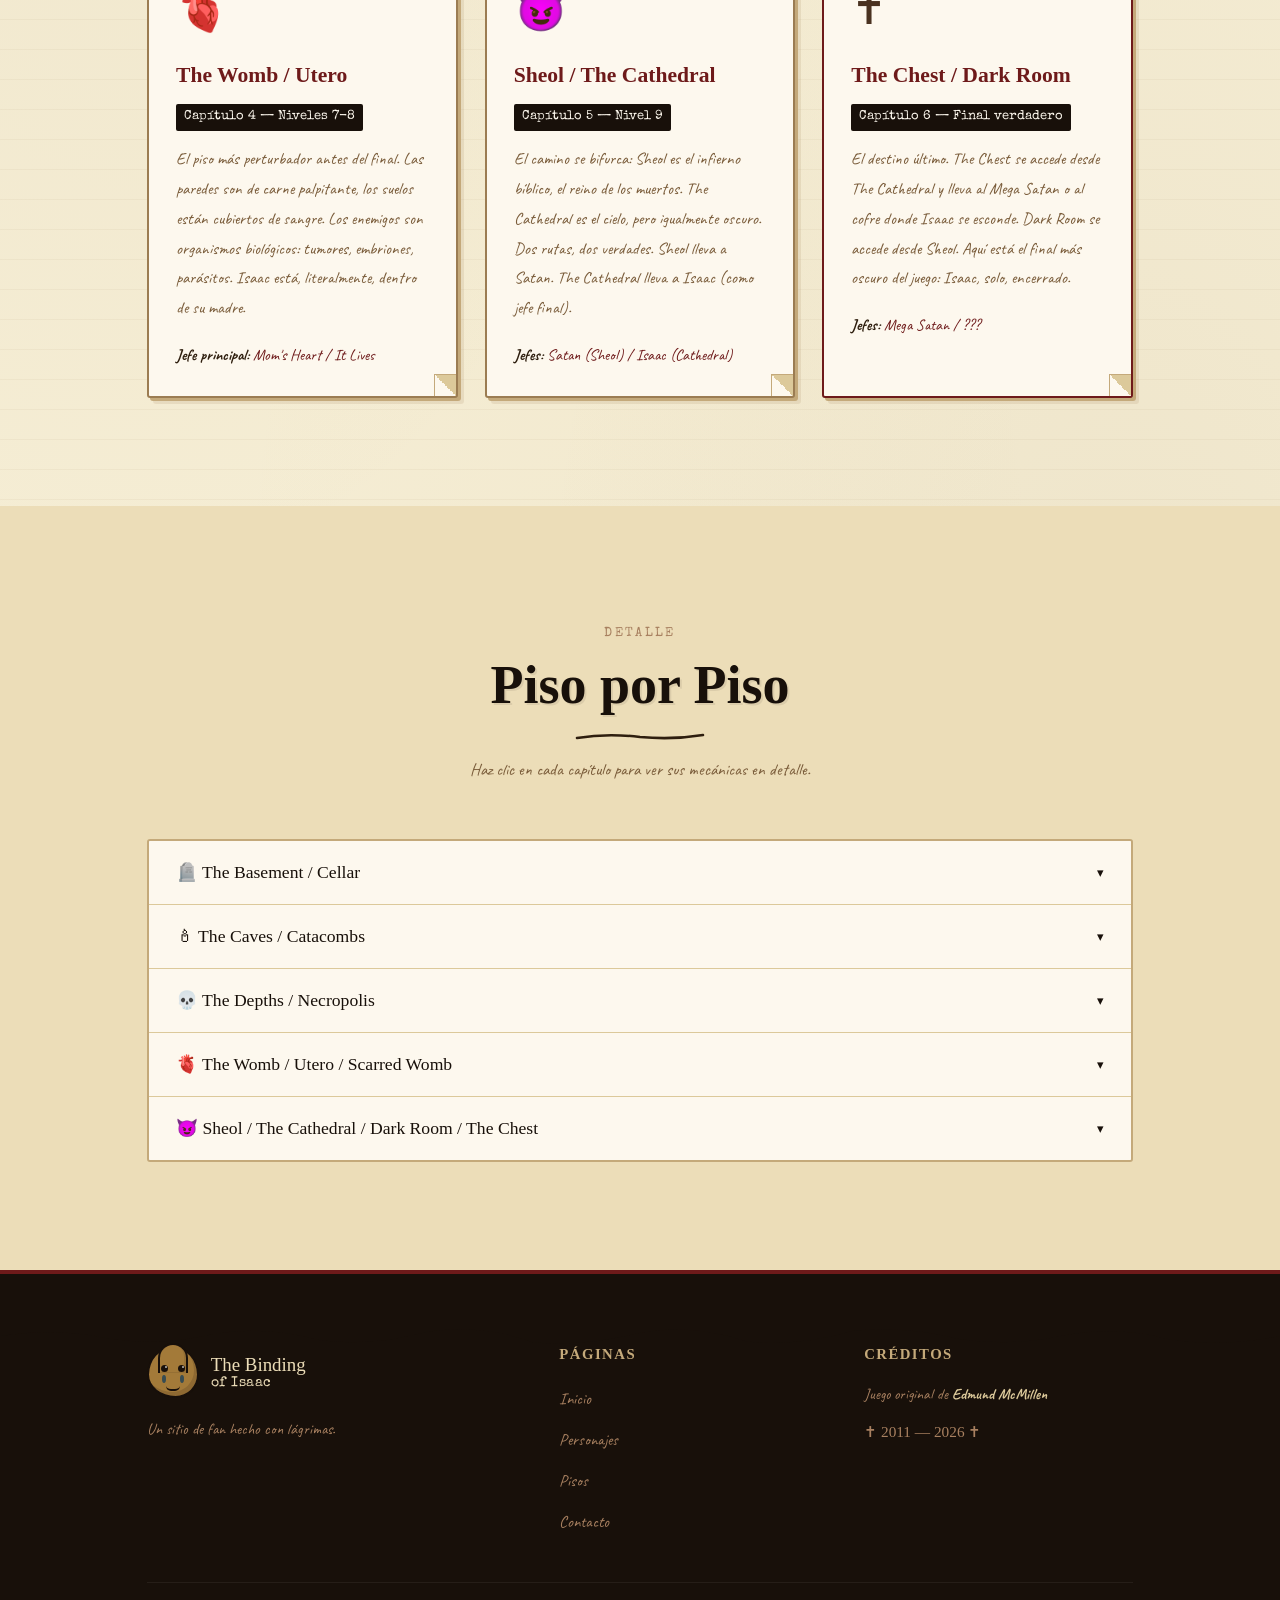
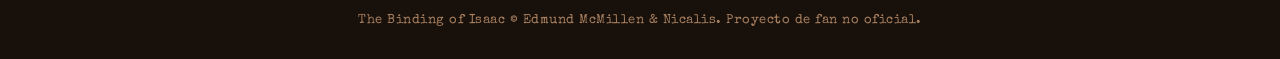
<file: pisos.html>
<!DOCTYPE html>
<html lang="es">
<head>
  <meta charset="UTF-8" />
  <meta name="viewport" content="width=device-width, initial-scale=1.0" />
  <meta name="description" content="Los pisos del sótano de The Binding of Isaac — Basement, Caves, Depths, Womb, Sheol." />
  <title>Pisos — The Binding of Isaac</title>
  <link rel="preconnect" href="https://fonts.googleapis.com" />
  <link rel="preconnect" href="https://fonts.gstatic.com" crossorigin />
  <link href="https://fonts.googleapis.com/css2?family=Permanent+Marker&family=Caveat:wght@400;600;700&family=Special+Elite&display=swap" rel="stylesheet" />
  <link rel="stylesheet" href="style.css" />
</head>
<body>

<!-- ENCUADERNACIÓN -->
<div class="page-spine" aria-hidden="true"></div>
<div class="spine-holes" aria-hidden="true">
  <span></span><span></span><span></span>
  <span></span><span></span><span></span>
  <span></span><span></span>
</div>

<!-- HEADER -->
<header class="site-header" role="banner">
  <input type="checkbox" id="nav-check" class="nav-check" aria-hidden="true" />
  <div class="header-bar">
    <a href="index.html" class="site-logo" aria-label="The Binding of Isaac — Inicio">
      <div class="isaac-face" aria-hidden="true">
        <div class="if-head">
          <div class="if-eyes"><span class="if-eye left"></span><span class="if-eye right"></span></div>
          <div class="if-tears"><span class="if-tear"></span><span class="if-tear"></span></div>
          <span class="if-mouth"></span>
        </div>
      </div>
      <div class="logo-text">
        <span class="logo-main">The Binding</span>
        <span class="logo-sub">of Isaac</span>
      </div>
    </a>
    <label for="nav-check" class="hb-btn" aria-label="Abrir o cerrar menú">
      <span class="hb-bar"></span><span class="hb-bar"></span><span class="hb-bar"></span>
    </label>
  </div>
  <nav class="main-nav" aria-label="Navegación principal">
    <ul class="nav-list" role="list">
      <li class="nav-item"><a href="index.html" class="nav-link"><label for="nav-check">Inicio</label></a></li>
      <li class="nav-item has-drop">
        <a href="PJS.html" class="nav-link" aria-haspopup="true">
          Personajes <span class="drop-arrow" aria-hidden="true">▾</span>
        </a>
        <ul class="drop-menu" role="list">
          <li><a href="PJS.html#isaac"     class="drop-link">Isaac</a></li>
          <li><a href="PJS.html#magdalene" class="drop-link">Magdalene</a></li>
          <li><a href="PJS.html#cain"      class="drop-link">Cain</a></li>
          <li><a href="PJS.html#judas"     class="drop-link">Judas</a></li>
          <li><a href="PJS.html#eve"       class="drop-link">Eve</a></li>
          <li><a href="PJS.html#samson"    class="drop-link">Samson</a></li>
        </ul>
      </li>
      <li class="nav-item has-drop">
        <a href="pisos.html" class="nav-link active" aria-current="page" aria-haspopup="true">
          Pisos <span class="drop-arrow" aria-hidden="true">▾</span>
        </a>
        <ul class="drop-menu" role="list">
          <li><a href="#basement" class="drop-link">The Basement</a></li>
          <li><a href="#caves"    class="drop-link">The Caves</a></li>
          <li><a href="#depths"   class="drop-link">The Depths</a></li>
          <li><a href="#womb"     class="drop-link">The Womb</a></li>
          <li><a href="#sheol"    class="drop-link">Sheol / Cathedral</a></li>
        </ul>
      </li>
      <li class="nav-item"><a href="contacto.html" class="nav-link"><label for="nav-check">Contacto</label></a></li>
    </ul>
  </nav>
</header>
<label for="nav-check" class="nav-overlay" aria-hidden="true"></label>


<main id="main-content">

  <!-- HERO de página -->
  <section class="hero" style="min-height:38vh;" aria-labelledby="pisos-hero-title">
    <div class="hero-doodles" aria-hidden="true">
      <span class="doodle d-skull" style="font-size:3rem;opacity:.07;">☠</span>
      <span class="doodle d-cross" style="opacity:.06;">✝</span>
    </div>
    <div class="hero-body">
      <p class="hero-eyebrow">El Descenso</p>
      <h1 id="pisos-hero-title" class="hero-title" style="font-size:clamp(2.4rem,8vw,5rem);">
        Los Pisos<span>del Sótano</span>
      </h1>
      <p class="hero-desc" style="font-size:1rem;">
        Cada capítulo es más profundo, más oscuro y más desesperado que el anterior.<br/>
        El sótano no tiene fondo.
      </p>
    </div>
  </section>


  <!-- CARDS DE PISOS — Vista general -->
  <section class="section" aria-labelledby="floors-overview-title">
    <div class="container">

      <header class="sec-header">
        <span class="sec-tag">Capítulos</span>
        <h2 id="floors-overview-title" class="sec-title">Los Capítulos del Horror</h2>
        <div class="sec-squiggle"></div>
        <p class="sec-desc">Cada dos niveles forman un capítulo. Cada capítulo es una capa más profunda de la psique de Isaac.</p>
      </header>

      <div class="floors-grid">

        <article id="basement" class="floor-card">
          <span class="floor-icon" aria-hidden="true">🪦</span>
          <h3 class="floor-name">The Basement / Cellar</h3>
          <span class="floor-lvl">Capítulo 1 — Niveles 1-2</span>
          <p>
            El primer escalón del descenso. Húmedo, oscuro y lleno de moscas. Los enemigos más simples del juego habitan aquí: Flies, Pooters, Attack Flies. El ambiente es el de un sótano doméstico venido a menos, con cajas rotas y suciedad acumulada.
          </p>
          <p style="margin-top:.75rem; font-size:.88rem; color:var(--blood);">
            <strong>Jefe principal:</strong> Monstro, Larry Jr., Gemini, Duke of Flies
          </p>
        </article>

        <article id="caves" class="floor-card">
          <span class="floor-icon" aria-hidden="true">🕯</span>
          <h3 class="floor-name">The Caves / Catacombs</h3>
          <span class="floor-lvl">Capítulo 2 — Niveles 3-4</span>
          <p>
            Las cuevas bajo el sótano. Más amplias, más peligrosas. Aparecen Spiders, Hoppers y enemigos que escupen veneno. Las Catacombs son la variante alternativa, con una atmósfera más necrológica y esqueletos que se reconstituyen.
          </p>
          <p style="margin-top:.75rem; font-size:.88rem; color:var(--blood);">
            <strong>Jefe principal:</strong> Famine, Chub, Gurdy, Mega Maw
          </p>
        </article>

        <article id="depths" class="floor-card">
          <span class="floor-icon" aria-hidden="true">💀</span>
          <h3 class="floor-name">The Depths / Necropolis</h3>
          <span class="floor-lvl">Capítulo 3 — Niveles 5-6</span>
          <p>
            El límite entre la locura y la muerte. Los enemigos adoptan formas religiosas distorsionadas: monjes, calaveras voladoras, figuras que imploran. La Necropolis es su variante: un cementerio subterráneo donde los muertos no descansan.
          </p>
          <p style="margin-top:.75rem; font-size:.88rem; color:var(--blood);">
            <strong>Jefe principal:</strong> Mom (primera vez), Pestilence, Monstro II
          </p>
        </article>

        <article id="womb" class="floor-card">
          <span class="floor-icon" aria-hidden="true">🫀</span>
          <h3 class="floor-name">The Womb / Utero</h3>
          <span class="floor-lvl">Capítulo 4 — Niveles 7-8</span>
          <p>
            El piso más perturbador antes del final. Las paredes son de carne palpitante, los suelos están cubiertos de sangre. Los enemigos son organismos biológicos: tumores, embriones, parásitos. Isaac está, literalmente, dentro de su madre.
          </p>
          <p style="margin-top:.75rem; font-size:.88rem; color:var(--blood);">
            <strong>Jefe principal:</strong> Mom's Heart / It Lives
          </p>
        </article>

        <article id="sheol" class="floor-card">
          <span class="floor-icon" aria-hidden="true">😈</span>
          <h3 class="floor-name">Sheol / The Cathedral</h3>
          <span class="floor-lvl">Capítulo 5 — Nivel 9</span>
          <p>
            El camino se bifurca: Sheol es el infierno bíblico, el reino de los muertos. The Cathedral es el cielo, pero igualmente oscuro. Dos rutas, dos verdades. Sheol lleva a Satan. The Cathedral lleva a Isaac (como jefe final).
          </p>
          <p style="margin-top:.75rem; font-size:.88rem; color:var(--blood);">
            <strong>Jefes:</strong> Satan (Sheol) / Isaac (Cathedral)
          </p>
        </article>

        <article class="floor-card" style="border-color:var(--blood);">
          <span class="floor-icon" aria-hidden="true">✝</span>
          <h3 class="floor-name">The Chest / Dark Room</h3>
          <span class="floor-lvl">Capítulo 6 — Final verdadero</span>
          <p>
            El destino último. The Chest se accede desde The Cathedral y lleva al Mega Satan o al cofre donde Isaac se esconde. Dark Room se accede desde Sheol. Aquí está el final más oscuro del juego: Isaac, solo, encerrado.
          </p>
          <p style="margin-top:.75rem; font-size:.88rem; color:var(--blood);">
            <strong>Jefes:</strong> Mega Satan / ???
          </p>
        </article>

      </div>
    </div>
  </section>


  <!-- ACORDEÓN — Detalles ampliados de cada piso -->
  <section class="section section-alt" aria-labelledby="acc-title">
    <div class="container">

      <header class="sec-header">
        <span class="sec-tag">Detalle</span>
        <h2 id="acc-title" class="sec-title">Piso por Piso</h2>
        <div class="sec-squiggle"></div>
        <p class="sec-desc">Haz clic en cada capítulo para ver sus mecánicas en detalle.</p>
      </header>

      <!-- Acordeón CSS puro: radio buttons -->
      <div class="acc-wrap" role="list">

        <div class="acc-item" role="listitem">
          <input type="radio" name="acc-floors" id="acc-b1" class="acc-radio" />
          <label for="acc-b1" class="acc-label">
            🪦 The Basement / Cellar <span class="acc-arrow" aria-hidden="true">▾</span>
          </label>
          <div class="acc-body">
            <p><strong>Ambiente:</strong> Sótano doméstico húmedo. Cajas de cartón, barriles oxidados, telarañas. La música es lenta y opresiva.</p>
            <p><strong>Enemigos únicos:</strong> Flies (moscas básicas), Pooters (moscas de gases), Hoppers (saltadores), Mulligans (hongos humanoides).</p>
            <p><strong>Variante Cellar:</strong> Más seco, con hongos y cocoons. Los Clots (coágulos) son los enemigos característicos. Visualmente recuerda a un almacén abandonado.</p>
            <p><strong>Secreto:</strong> En el Cellar aparece con más frecuencia la habitación del ángel y las tiendas ocultas. Los diablillos del Basement pueden dropetar el ítem <em>Small Rock</em>.</p>
          </div>
        </div>

        <div class="acc-item" role="listitem">
          <input type="radio" name="acc-floors" id="acc-b2" class="acc-radio" />
          <label for="acc-b2" class="acc-label">
            🕯 The Caves / Catacombs <span class="acc-arrow" aria-hidden="true">▾</span>
          </label>
          <div class="acc-body">
            <p><strong>Ambiente:</strong> Cavernas naturales, estalactitas, suelo irregular. La iluminación es escasa y las habitaciones tienen formas más irregulares.</p>
            <p><strong>Enemigos únicos:</strong> Spiders, Rage Spiders, Clots, Wall Creeps. Los Leapers saltan por encima de obstáculos.</p>
            <p><strong>Variante Catacombs:</strong> Un cementerio subterráneo. Lápidas, esqueletos (Bony) que se reconstruyen si no se destruye el esqueleto completo. Ambiente grisáceo y desolado.</p>
            <p><strong>Jefe especial:</strong> Gurdy Jr. aparece en The Caves. Pestilence (Jinete del Apocalipsis) puede aparecer aquí como alternativa.</p>
          </div>
        </div>

        <div class="acc-item" role="listitem">
          <input type="radio" name="acc-floors" id="acc-b3" class="acc-radio" />
          <label for="acc-b3" class="acc-label">
            💀 The Depths / Necropolis <span class="acc-arrow" aria-hidden="true">▾</span>
          </label>
          <div class="acc-body">
            <p><strong>Ambiente:</strong> Ruinas de piedra. Columnas caídas, suelo de tierra oscura. Las paredes tienen grabados religiosos distorsionados.</p>
            <p><strong>Enemigos únicos:</strong> Knights (caballeros con escudo), Masks &amp; Hearts (máscaras que protegen corazones vulnerables), Dips (excrementos animados).</p>
            <p><strong>Necropolis:</strong> La variante más oscura. Necronomicon vibes. Los Torn y los Reveries aparecen aquí. Los jefes alternativos incluyen a The Bloat.</p>
            <p><strong>Punto clave:</strong> Mom aparece al final del Nivel 6 la primera vez. Después de derrotarla, el juego continúa hacia The Womb con It Lives como nuevo guardián.</p>
          </div>
        </div>

        <div class="acc-item" role="listitem">
          <input type="radio" name="acc-floors" id="acc-b4" class="acc-radio" />
          <label for="acc-b4" class="acc-label">
            🫀 The Womb / Utero / Scarred Womb <span class="acc-arrow" aria-hidden="true">▾</span>
          </label>
          <div class="acc-body">
            <p><strong>Ambiente:</strong> El interior de un cuerpo humano. Paredes de carne rosácea-roja que laten. Suelo viscoso. Las habitaciones parecen órganos.</p>
            <p><strong>Enemigos únicos:</strong> Embryos, Fistulas (órganos flotantes que se dividen), Moms (copias parciales de la madre). Los Camillo Jr. son fetos agresivos.</p>
            <p><strong>Utero / Scarred Womb:</strong> Variantes con coloraciones más oscuras. La Scarred Womb (Repentance) tiene cicatrices visibles y enemigos más agresivos.</p>
            <p><strong>Significado:</strong> Isaac está literalmente dentro del útero de su madre. Es la representación más directa del trauma del nacimiento y del miedo al origen.</p>
          </div>
        </div>

        <div class="acc-item" role="listitem">
          <input type="radio" name="acc-floors" id="acc-b5" class="acc-radio" />
          <label for="acc-b5" class="acc-label">
            😈 Sheol / The Cathedral / Dark Room / The Chest <span class="acc-arrow" aria-hidden="true">▾</span>
          </label>
          <div class="acc-body">
            <p><strong>Sheol:</strong> Infierno bíblico. Ambiente volcánico, rojo y negro. Pentagrams y símbolos demoníacos en las paredes. Jefe: Satan en su forma completa.</p>
            <p><strong>The Cathedral:</strong> Paradójicamente más oscuro que el infierno. Azul celeste grisáceo. Estatuas de ángeles rotos. Jefe: Isaac como entidad divina/demoníaca.</p>
            <p><strong>Dark Room / The Chest:</strong> Los finales verdaderos. La Dark Room lleva al combate contra ??? (el yo más oscuro de Isaac). The Chest lleva al cofre donde está Isaac físicamente.</p>
            <p><strong>Significado narrativo:</strong> La bifurcación representa las dos interpretaciones del juego: el niño que se vuelve monstruo (Sheol) vs. el niño que busca redención (Cathedral).</p>
          </div>
        </div>

      </div><!-- /acc-wrap -->
    </div>
  </section>

</main>


<!-- FOOTER -->
<footer class="site-footer" role="contentinfo">
  <div class="footer-rip" aria-hidden="true"></div>
  <div class="container">
    <div class="footer-grid">
      <div class="footer-brand">
        <a href="index.html" class="site-logo" aria-label="Inicio">
          <div class="isaac-face" aria-hidden="true" style="opacity:.7;">
            <div class="if-head">
              <div class="if-eyes"><span class="if-eye"></span><span class="if-eye"></span></div>
              <div class="if-tears"><span class="if-tear"></span><span class="if-tear"></span></div>
              <span class="if-mouth"></span>
            </div>
          </div>
          <div class="logo-text">
            <span class="logo-main" style="color:var(--p2);">The Binding</span>
            <span class="logo-sub">of Isaac</span>
          </div>
        </a>
        <p class="footer-tagline">Un sitio de fan hecho con lágrimas.</p>
      </div>
      <nav class="footer-nav" aria-label="Navegación del pie de página">
        <h3>Páginas</h3>
        <ul role="list">
          <li><a href="index.html">Inicio</a></li>
          <li><a href="PJS.html">Personajes</a></li>
          <li><a href="pisos.html">Pisos</a></li>
          <li><a href="contacto.html">Contacto</a></li>
        </ul>
      </nav>
      <div class="footer-info">
        <h3>Créditos</h3>
        <p>Juego original de <strong>Edmund McMillen</strong></p>
        <p class="footer-year">✝ 2011 — 2026 ✝</p>
      </div>
    </div>
    <p class="footer-legal">The Binding of Isaac © Edmund McMillen &amp; Nicalis. Proyecto de fan no oficial.</p>
  </div>
</footer>

</body>
</html>
</file>
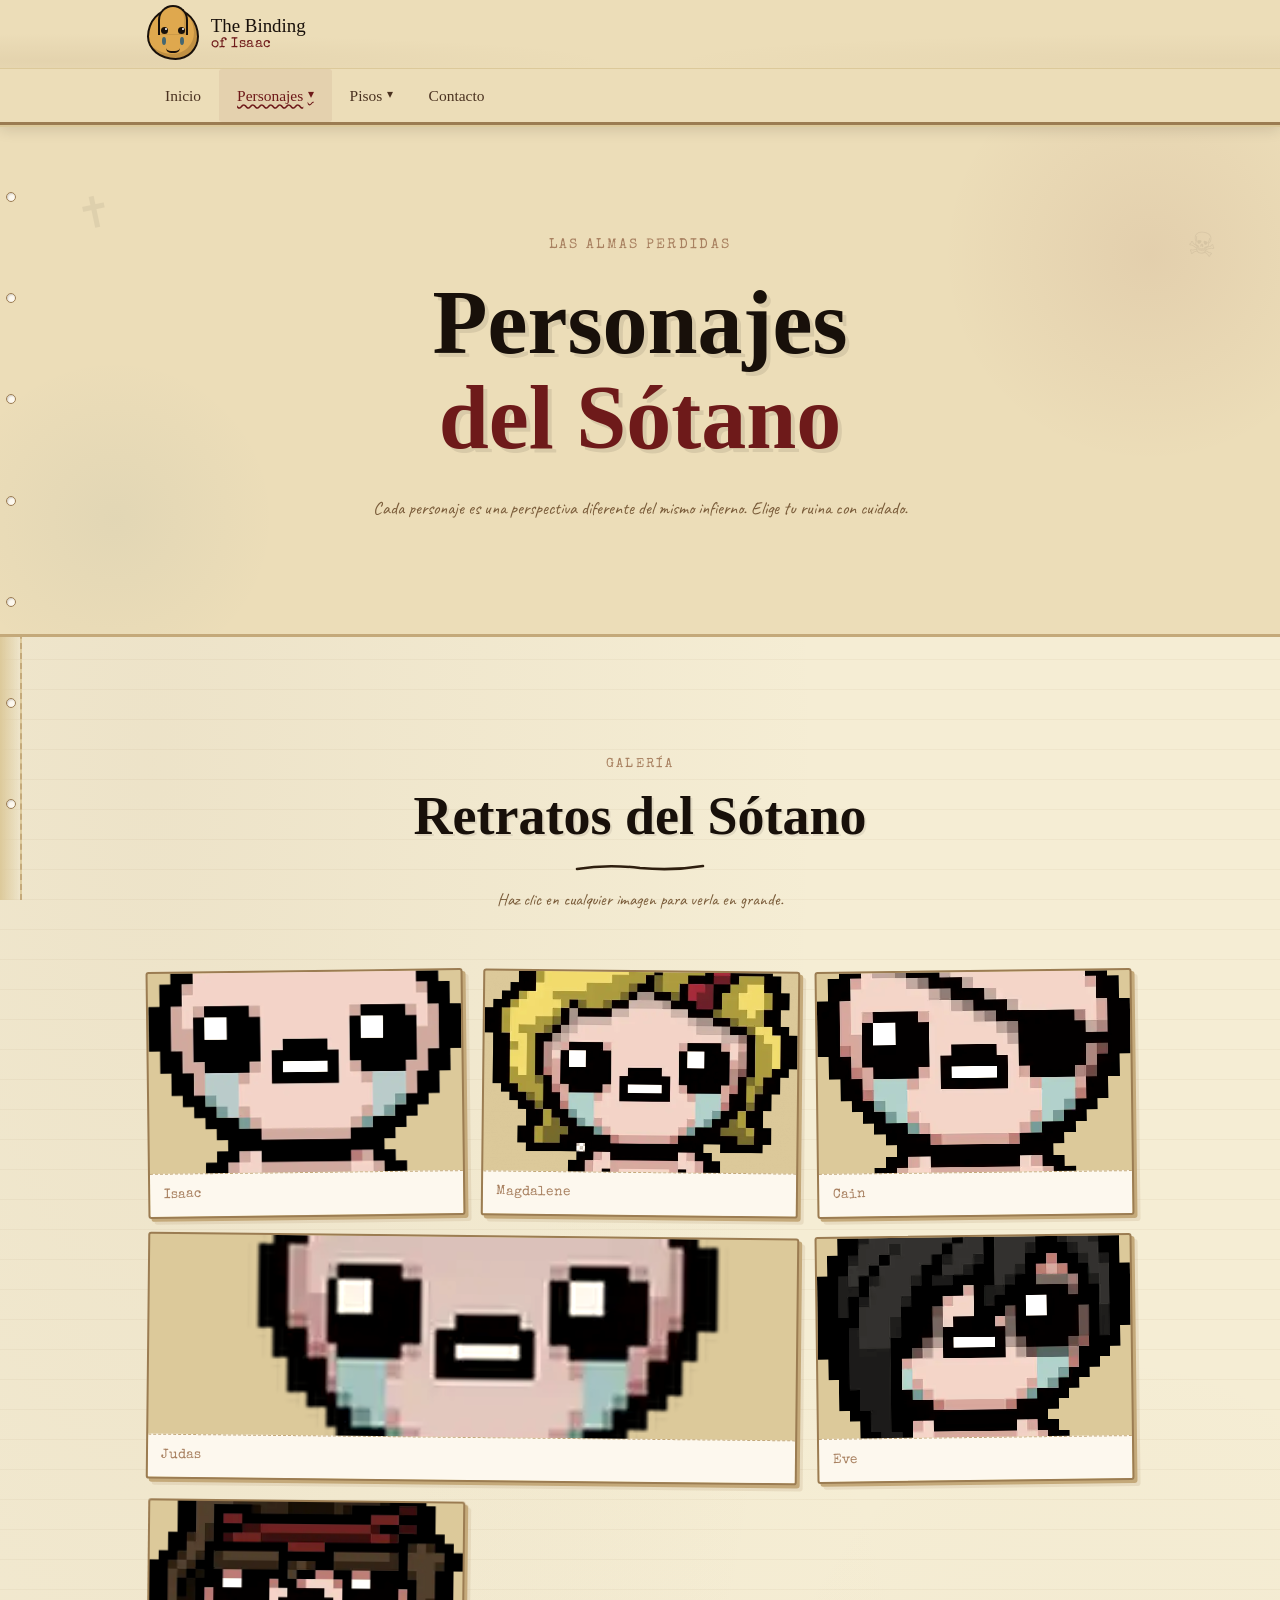
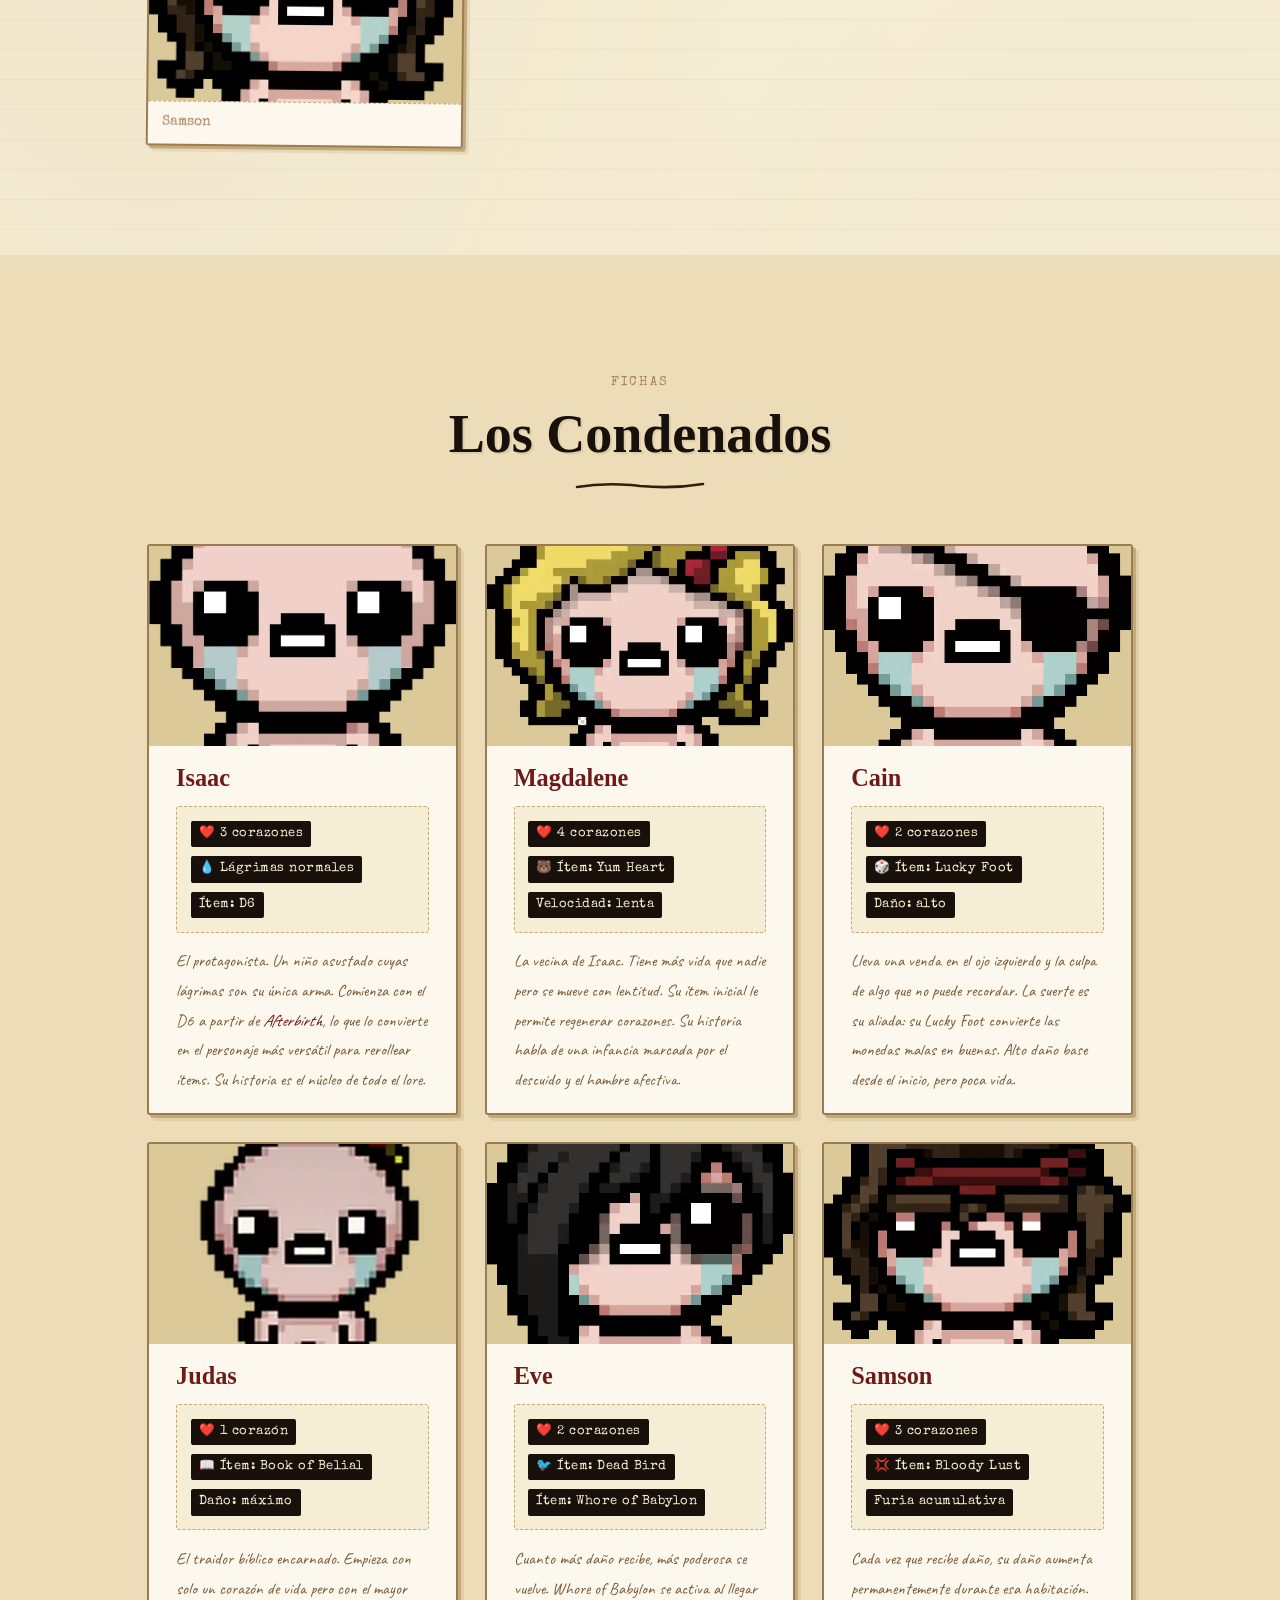
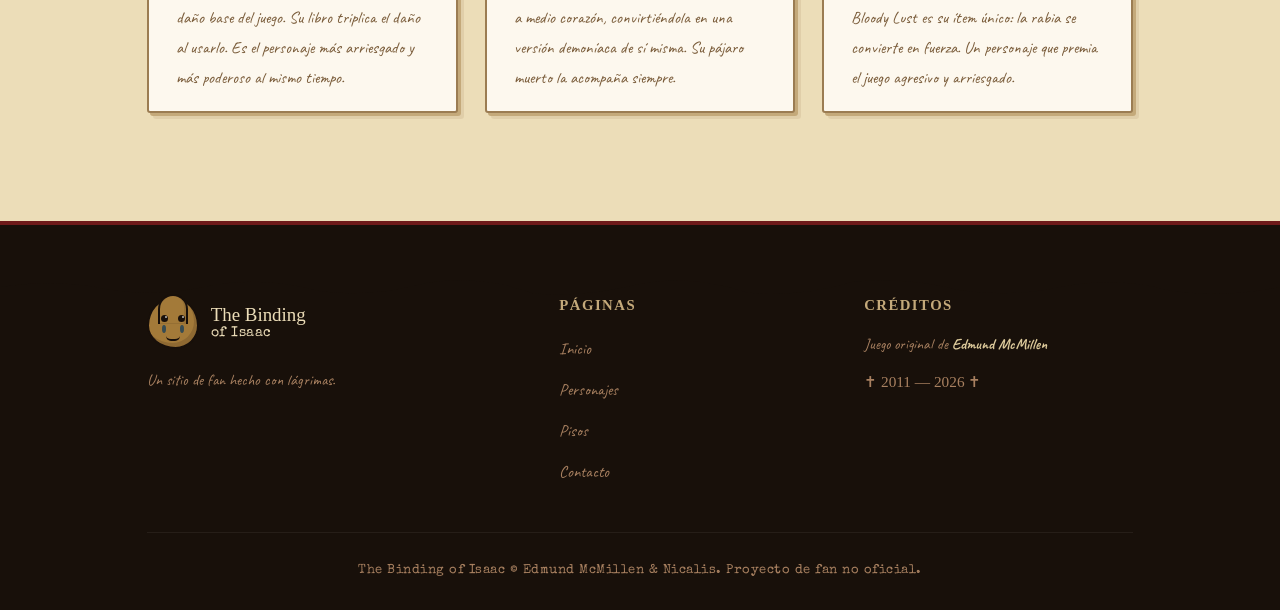
<file: PJS.html>
<!DOCTYPE html>
<html lang="es">
<head>
  <meta charset="UTF-8" />
  <meta name="viewport" content="width=device-width, initial-scale=1.0" />
  <meta name="description" content="Personajes de The Binding of Isaac — Isaac, Magdalene, Cain, Judas, Eve y más." />
  <title>Personajes — The Binding of Isaac</title>
  <link rel="preconnect" href="https://fonts.googleapis.com" />
  <link rel="preconnect" href="https://fonts.gstatic.com" crossorigin />
  <link href="https://fonts.googleapis.com/css2?family=Permanent+Marker&family=Caveat:wght@400;600;700&family=Special+Elite&display=swap" rel="stylesheet" />
  <link rel="stylesheet" href="style.css" />
</head>
<body>

<!-- Lightbox overlays — deben ir antes del header para que :target funcione -->
<div id="lb-isaac" class="lb-overlay">
  <a href="#galeria" class="lb-close" aria-label="Cerrar">✕</a>
  <figure class="lb-figure">
    <img src="imgns/isaac.webp" alt="Isaac — el protagonista" />
    <figcaption>Isaac — El niño lloroso. Su única arma son sus lágrimas.</figcaption>
  </figure>
</div>
<div id="lb-magdalene" class="lb-overlay">
  <a href="#galeria" class="lb-close" aria-label="Cerrar">✕</a>
  <figure class="lb-figure">
    <img src="imgns/magdalene.webp" alt="Magdalene — la vecina hambrienta" />
    <figcaption>Magdalene — Siempre hambrienta, siempre soñando.</figcaption>
  </figure>
</div>
<div id="lb-cain" class="lb-overlay">
  <a href="#galeria" class="lb-close" aria-label="Cerrar">✕</a>
  <figure class="lb-figure">
    <img src="imgns/cain.webp" alt="Cain — el traidor con suerte" />
    <figcaption>Cain — Lleva una venda en un ojo y un dado en la mano.</figcaption>
  </figure>
</div>
<div id="lb-judas" class="lb-overlay">
  <a href="#galeria" class="lb-close" aria-label="Cerrar">✕</a>
  <figure class="lb-figure">
    <img src="imgns/judas.webp" alt="Judas — el que abraza la oscuridad" />
    <figcaption>Judas — Débil al inicio, devastador al final.</figcaption>
  </figure>
</div>
<div id="lb-eve" class="lb-overlay">
  <a href="#galeria" class="lb-close" aria-label="Cerrar">✕</a>
  <figure class="lb-figure">
    <img src="imgns/eve.webp" alt="Eve — la chica del pájaro muerto" />
    <figcaption>Eve — Cuanto menos tiene, más peligrosa se vuelve.</figcaption>
  </figure>
</div>
<div id="lb-samson" class="lb-overlay">
  <a href="#galeria" class="lb-close" aria-label="Cerrar">✕</a>
  <figure class="lb-figure">
    <img src="imgns/samson.webp" alt="Samson — la furia en persona" />
    <figcaption>Samson — Cada golpe recibido lo vuelve más furioso.</figcaption>
  </figure>
</div>

<!-- ENCUADERNACIÓN -->
<div class="page-spine" aria-hidden="true"></div>
<div class="spine-holes" aria-hidden="true">
  <span></span><span></span><span></span>
  <span></span><span></span><span></span>
  <span></span><span></span>
</div>

<!-- HEADER (idéntico al de index.html — cámbialo en todas las páginas igual) -->
<header class="site-header" role="banner">
  <input type="checkbox" id="nav-check" class="nav-check" aria-hidden="true" />
  <div class="header-bar">
    <a href="index.html" class="site-logo" aria-label="The Binding of Isaac — Inicio">
      <div class="isaac-face" aria-hidden="true">
        <div class="if-head">
          <div class="if-eyes"><span class="if-eye left"></span><span class="if-eye right"></span></div>
          <div class="if-tears"><span class="if-tear"></span><span class="if-tear"></span></div>
          <span class="if-mouth"></span>
        </div>
      </div>
      <div class="logo-text">
        <span class="logo-main">The Binding</span>
        <span class="logo-sub">of Isaac</span>
      </div>
    </a>
    <label for="nav-check" class="hb-btn" aria-label="Abrir o cerrar menú">
      <span class="hb-bar"></span><span class="hb-bar"></span><span class="hb-bar"></span>
    </label>
  </div>
  <nav class="main-nav" aria-label="Navegación principal">
    <ul class="nav-list" role="list">
      <li class="nav-item"><a href="index.html" class="nav-link"><label for="nav-check">Inicio</label></a></li>
      <li class="nav-item has-drop">
        <a href="PJS.html" class="nav-link active" aria-current="page" aria-haspopup="true">
          Personajes <span class="drop-arrow" aria-hidden="true">▾</span>
        </a>
        <ul class="drop-menu" role="list">
          <li><a href="#isaac"     class="drop-link">Isaac</a></li>
          <li><a href="#magdalene" class="drop-link">Magdalene</a></li>
          <li><a href="#cain"      class="drop-link">Cain</a></li>
          <li><a href="#judas"     class="drop-link">Judas</a></li>
          <li><a href="#eve"       class="drop-link">Eve</a></li>
          <li><a href="#samson"    class="drop-link">Samson</a></li>
        </ul>
      </li>
      <li class="nav-item has-drop">
        <a href="pisos.html" class="nav-link" aria-haspopup="true">
          Pisos <span class="drop-arrow" aria-hidden="true">▾</span>
        </a>
        <ul class="drop-menu" role="list">
          <li><a href="pisos.html#basement" class="drop-link">The Basement</a></li>
          <li><a href="pisos.html#caves"    class="drop-link">The Caves</a></li>
          <li><a href="pisos.html#depths"   class="drop-link">The Depths</a></li>
          <li><a href="pisos.html#womb"     class="drop-link">The Womb</a></li>
          <li><a href="pisos.html#sheol"    class="drop-link">Sheol / Cathedral</a></li>
        </ul>
      </li>
      <li class="nav-item"><a href="contacto.html" class="nav-link"><label for="nav-check">Contacto</label></a></li>
    </ul>
  </nav>
</header>
<label for="nav-check" class="nav-overlay" aria-hidden="true"></label>


<main id="main-content">

  <!-- HERO de página -->
  <section class="hero" style="min-height:38vh;" aria-labelledby="pjs-hero-title">
    <div class="hero-doodles" aria-hidden="true">
      <span class="doodle d-cross" style="opacity:.06;">✝</span>
      <span class="doodle d-skull" style="opacity:.07;">☠</span>
    </div>
    <div class="hero-body">
      <p class="hero-eyebrow">Las Almas Perdidas</p>
      <h1 id="pjs-hero-title" class="hero-title" style="font-size:clamp(2.4rem,8vw,5rem);">
        Personajes<span>del Sótano</span>
      </h1>
      <p class="hero-desc" style="font-size:1rem;">
        Cada personaje es una perspectiva diferente del mismo infierno. Elige tu ruina con cuidado.
      </p>
    </div>
  </section>


  <!-- GALERÍA INTERACTIVA (:target lightbox) -->
  <section id="galeria" class="section" aria-labelledby="gal-title">
    <div class="container">

      <header class="sec-header">
        <span class="sec-tag">Galería</span>
        <h2 id="gal-title" class="sec-title">Retratos del Sótano</h2>
        <div class="sec-squiggle"></div>
        <p class="sec-desc">Haz clic en cualquier imagen para verla en grande.</p>
      </header>

      <div class="gallery-grid">
        <figure class="gal-item">
          <a href="#lb-isaac" aria-label="Ver retrato de Isaac"><img src="imgns/isaac.webp" alt="Isaac llorando en el sótano" loading="lazy" /></a>
          <figcaption>Isaac</figcaption>
        </figure>
        <figure class="gal-item">
          <a href="#lb-magdalene" aria-label="Ver retrato de Magdalene"><img src="imgns/magdalene.webp" alt="Magdalene con su peluche" loading="lazy" /></a>
          <figcaption>Magdalene</figcaption>
        </figure>
        <figure class="gal-item">
          <a href="#lb-cain" aria-label="Ver retrato de Cain"><img src="imgns/cain.webp" alt="Cain en la oscuridad" loading="lazy" /></a>
          <figcaption>Cain</figcaption>
        </figure>
        <figure class="gal-item gal-item--wide">
          <a href="#lb-judas" aria-label="Ver retrato de Judas"><img src="imgns/judas.webp" alt="Judas con el grimorio oscuro" loading="lazy" /></a>
          <figcaption>Judas</figcaption>
        </figure>
        <figure class="gal-item">
          <a href="#lb-eve" aria-label="Ver retrato de Eve"><img src="imgns/eve.webp" alt="Eve con Whore of Babylon" loading="lazy" /></a>
          <figcaption>Eve</figcaption>
        </figure>
        <figure class="gal-item">
          <a href="#lb-samson" aria-label="Ver retrato de Samson"><img src="imgns/samson.webp" alt="Samson en modo furia" loading="lazy" /></a>
          <figcaption>Samson</figcaption>
        </figure>
      </div>

    </div>
  </section>


  <!-- FICHAS DE PERSONAJES -->
  <section class="section section-alt" aria-labelledby="chars-title">
    <div class="container">

      <header class="sec-header">
        <span class="sec-tag">Fichas</span>
        <h2 id="chars-title" class="sec-title">Los Condenados</h2>
        <div class="sec-squiggle"></div>
      </header>

      <div class="char-grid">

        <!-- Isaac -->
        <article id="isaac" class="char-card">
          <div class="char-img-wrap">
            <img src="imgns/isaac.webp" alt="Isaac" loading="lazy" />
          </div>
          <div class="char-body">
            <h3 class="char-name">Isaac</h3>
            <div class="char-stats" aria-label="Stats de Isaac">
              <span class="stat-pill">❤️ 3 corazones</span>
              <span class="stat-pill">💧 Lágrimas normales</span>
              <span class="stat-pill">Ítem: D6</span>
            </div>
            <p class="char-desc">
              El protagonista. Un niño asustado cuyas lágrimas son su única arma. Comienza con el D6 a partir de <em>Afterbirth</em>, lo que lo convierte en el personaje más versátil para rerollear ítems. Su historia es el núcleo de todo el lore.
            </p>
          </div>
        </article>

        <!-- Magdalene -->
        <article id="magdalene" class="char-card">
          <div class="char-img-wrap">
            <img src="imgns/magdalene.webp" alt="Magdalene" loading="lazy" />
          </div>
          <div class="char-body">
            <h3 class="char-name">Magdalene</h3>
            <div class="char-stats" aria-label="Stats de Magdalene">
              <span class="stat-pill">❤️ 4 corazones</span>
              <span class="stat-pill">🐻 Ítem: Yum Heart</span>
              <span class="stat-pill">Velocidad: lenta</span>
            </div>
            <p class="char-desc">
              La vecina de Isaac. Tiene más vida que nadie pero se mueve con lentitud. Su ítem inicial le permite regenerar corazones. Su historia habla de una infancia marcada por el descuido y el hambre afectiva.
            </p>
          </div>
        </article>

        <!-- Cain -->
        <article id="cain" class="char-card">
          <div class="char-img-wrap">
            <img src="imgns/cain.webp" alt="Cain" loading="lazy" />
          </div>
          <div class="char-body">
            <h3 class="char-name">Cain</h3>
            <div class="char-stats" aria-label="Stats de Cain">
              <span class="stat-pill">❤️ 2 corazones</span>
              <span class="stat-pill">🎲 Ítem: Lucky Foot</span>
              <span class="stat-pill">Daño: alto</span>
            </div>
            <p class="char-desc">
              Lleva una venda en el ojo izquierdo y la culpa de algo que no puede recordar. La suerte es su aliada: su Lucky Foot convierte las monedas malas en buenas. Alto daño base desde el inicio, pero poca vida.
            </p>
          </div>
        </article>

        <!-- Judas -->
        <article id="judas" class="char-card">
          <div class="char-img-wrap">
            <img src="imgns/judas.webp" alt="Judas" loading="lazy" />
          </div>
          <div class="char-body">
            <h3 class="char-name">Judas</h3>
            <div class="char-stats" aria-label="Stats de Judas">
              <span class="stat-pill">❤️ 1 corazón</span>
              <span class="stat-pill">📖 Ítem: Book of Belial</span>
              <span class="stat-pill">Daño: máximo</span>
            </div>
            <p class="char-desc">
              El traidor bíblico encarnado. Empieza con solo un corazón de vida pero con el mayor daño base del juego. Su libro triplica el daño al usarlo. Es el personaje más arriesgado y más poderoso al mismo tiempo.
            </p>
          </div>
        </article>

        <!-- Eve -->
        <article id="eve" class="char-card">
          <div class="char-img-wrap">
            <img src="imgns/eve.webp" alt="Eve" loading="lazy" />
          </div>
          <div class="char-body">
            <h3 class="char-name">Eve</h3>
            <div class="char-stats" aria-label="Stats de Eve">
              <span class="stat-pill">❤️ 2 corazones</span>
              <span class="stat-pill">🐦 Ítem: Dead Bird</span>
              <span class="stat-pill">Ítem: Whore of Babylon</span>
            </div>
            <p class="char-desc">
              Cuanto más daño recibe, más poderosa se vuelve. Whore of Babylon se activa al llegar a medio corazón, convirtiéndola en una versión demoníaca de sí misma. Su pájaro muerto la acompaña siempre.
            </p>
          </div>
        </article>

        <!-- Samson -->
        <article id="samson" class="char-card">
          <div class="char-img-wrap">
            <img src="imgns/samson.webp" alt="Samson" loading="lazy" />
          </div>
          <div class="char-body">
            <h3 class="char-name">Samson</h3>
            <div class="char-stats" aria-label="Stats de Samson">
              <span class="stat-pill">❤️ 3 corazones</span>
              <span class="stat-pill">💢 Ítem: Bloody Lust</span>
              <span class="stat-pill">Furia acumulativa</span>
            </div>
            <p class="char-desc">
              Cada vez que recibe daño, su daño aumenta permanentemente durante esa habitación. Bloody Lust es su ítem único: la rabia se convierte en fuerza. Un personaje que premia el juego agresivo y arriesgado.
            </p>
          </div>
        </article>

      </div><!-- /char-grid -->
    </div>
  </section>

</main>


<!-- FOOTER (idéntico al de index.html) -->
<footer class="site-footer" role="contentinfo">
  <div class="footer-rip" aria-hidden="true"></div>
  <div class="container">
    <div class="footer-grid">
      <div class="footer-brand">
        <a href="index.html" class="site-logo" aria-label="Inicio">
          <div class="isaac-face" aria-hidden="true" style="opacity:.7;">
            <div class="if-head">
              <div class="if-eyes"><span class="if-eye"></span><span class="if-eye"></span></div>
              <div class="if-tears"><span class="if-tear"></span><span class="if-tear"></span></div>
              <span class="if-mouth"></span>
            </div>
          </div>
          <div class="logo-text">
            <span class="logo-main" style="color:var(--p2);">The Binding</span>
            <span class="logo-sub">of Isaac</span>
          </div>
        </a>
        <p class="footer-tagline">Un sitio de fan hecho con lágrimas.</p>
      </div>
      <nav class="footer-nav" aria-label="Navegación del pie de página">
        <h3>Páginas</h3>
        <ul role="list">
          <li><a href="index.html">Inicio</a></li>
          <li><a href="PJS.html">Personajes</a></li>
          <li><a href="pisos.html">Pisos</a></li>
          <li><a href="contacto.html">Contacto</a></li>
        </ul>
      </nav>
      <div class="footer-info">
        <h3>Créditos</h3>
        <p>Juego original de <strong>Edmund McMillen</strong></p>
        <p class="footer-year">✝ 2011 — 2026 ✝</p>
      </div>
    </div>
    <p class="footer-legal">The Binding of Isaac © Edmund McMillen &amp; Nicalis. Proyecto de fan no oficial.</p>
  </div>
</footer>

</body>
</html>
</file>
<file: style.css>
/* ================================================================
   THE BINDING OF ISAAC — STYLESHEET GLOBAL
   Concepto: "Diario escolar deteriorado de un niño solo"
   Técnica: CSS puro, sin JavaScript
   ================================================================

   ÍNDICE
   ──────────────────────────────────────────────────────────────
    1.  Variables y Reset
    2.  Tipografía base
    3.  Utilidades globales
    4.  Textura y fondo de papel
    5.  Header y logo de Isaac (CSS)
    6.  Menú hamburguesa (CSS puro — checkbox)
    7.  Menú dropdown (CSS puro — :hover / :focus-within)
    8.  Hero / Portada
    9.  Secciones y encabezados de sección
   10.  Lore y bloques de texto
   11.  Tarjetas (data-card, postit, nota)
   12.  Galería + Lightbox (:target)
   13.  Pisos / Cards de nivel
   14.  Personajes (PJS)
   15.  Formulario de contacto
   16.  Estrellas de puntuación (CSS puro)
   17.  Mensaje de éxito (:target)
   18.  Footer
   19.  Animaciones globales
   20.  Responsive — breakpoints
   21.  Accesibilidad
   ================================================================ */


/* ----------------------------------------------------------------
   1. VARIABLES Y RESET
   ---------------------------------------------------------------- */
:root {
  /* ── Paleta ── */
  --p0: #fdf8ee;   /* crema muy claro */
  --p1: #f5edd4;   /* papel base */
  --p2: #ecddb8;   /* papel medio */
  --p3: #dcc99a;   /* papel oscuro */
  --p4: #c4a97a;   /* borde / sombra */
  --p5: #9b7c52;   /* borde fuerte */
  --p6: #6b5030;   /* tinta oscura borde */

  --ink0: #18100a;  /* tinta máxima */
  --ink1: #2e1e0e;  /* tinta base */
  --ink2: #4a3220;  /* tinta media */
  --ink3: #7a5c3a;  /* tinta clara */
  --ink4: #a88060;  /* tinta desvanecida */

  --blood:  #6e1a1a;
  --bloodL: #992828;
  --gold:   #a07010;
  --goldL:  #c89020;
  --tear:   #2a5c78;
  --tearL:  #4a80a0;
  --postit: #f5e46a;

  /* ── Tipografía ── */
  --f-display: 'Permanent Marker', cursive;
  --f-body:    'Caveat', cursive;
  --f-mono:    'Special Elite', cursive;

  /* ── Espaciado ── */
  --s1: .25rem;  --s2: .5rem;   --s3: .75rem;  --s4: 1rem;
  --s5: 1.5rem;  --s6: 2rem;    --s7: 3rem;    --s8: 4rem;  --s9: 6rem;

  /* ── Layout ── */
  --max: 1040px;
  --hh:  68px;   /* altura del header */

  /* ── Misc ── */
  --rad: 3px;
  --tr:  .28s ease;
  --tr-slow: .45s ease;
  --shadow: 3px 3px 0 var(--p4), 6px 6px 0 rgba(155,124,82,.14);
  --shadow-lift: 4px 8px 0 var(--p4), 8px 12px 0 rgba(155,124,82,.10);
}

*, *::before, *::after { box-sizing: border-box; margin: 0; padding: 0; }

html {
  font-size: 18px;
  scroll-behavior: smooth;
  scroll-padding-top: calc(var(--hh) + 8px);
}

body {
  font-family: var(--f-body);
  background-color: var(--p1);
  color: var(--ink2);
  line-height: 1.78;
  overflow-x: hidden;
  min-height: 100vh;
}

ul, ol { list-style: none; }
img    { display: block; max-width: 100%; height: auto; }
a      { color: inherit; text-decoration: none; }
button, input, textarea, select { font: inherit; }


/* ----------------------------------------------------------------
   2. TIPOGRAFÍA BASE
   ---------------------------------------------------------------- */
h1, h2, h3, h4 {
  font-family: var(--f-display);
  color: var(--ink0);
  line-height: 1.18;
}

p { margin-bottom: var(--s4); }
p:last-child { margin-bottom: 0; }

strong { color: var(--ink1); font-weight: 700; }
em     { color: var(--blood); font-style: italic; }


/* ----------------------------------------------------------------
   3. UTILIDADES GLOBALES
   ---------------------------------------------------------------- */
.container {
  max-width: var(--max);
  margin-inline: auto;
  padding-inline: var(--s5);
}

/* Accesibilidad: solo visible para lectores de pantalla */
.sr-only {
  position: absolute; width: 1px; height: 1px;
  padding: 0; margin: -1px; overflow: hidden;
  clip: rect(0,0,0,0); white-space: nowrap; border: 0;
}

/* ── Botones ── */
.btn {
  display: inline-flex; align-items: center; justify-content: center;
  gap: var(--s2);
  padding: .55em 1.35em;
  font-family: var(--f-display);
  font-size: .92rem;
  border-radius: var(--rad);
  cursor: pointer;
  border: 2.5px solid transparent;
  transition: transform var(--tr), box-shadow var(--tr), background var(--tr), border-color var(--tr);
  white-space: nowrap;
}

.btn-primary {
  background: var(--ink0);
  color: var(--p0);
  border-color: var(--ink0);
  box-shadow: 3px 3px 0 var(--blood);
}
.btn-primary:hover  { background: var(--blood); border-color: var(--blood); transform: translate(-1px,-1px); box-shadow: 4px 4px 0 var(--ink0); }
.btn-primary:active { transform: translate(1px,1px); box-shadow: 1px 1px 0 var(--ink0); }

.btn-secondary {
  background: transparent;
  color: var(--ink2);
  border-color: var(--p4);
  box-shadow: 3px 3px 0 var(--p3);
}
.btn-secondary:hover  { background: var(--p2); border-color: var(--p6); transform: translate(-1px,-1px); box-shadow: 4px 4px 0 var(--p4); }
.btn-secondary:active { transform: translate(1px,1px); box-shadow: 1px 1px 0 var(--p4); }

/* ── Enlace inline ── */
.link-ink {
  color: var(--blood);
  font-weight: 700;
  text-decoration: underline;
  text-decoration-style: wavy;
  text-underline-offset: 3px;
  transition: color var(--tr);
}
.link-ink:hover { color: var(--bloodL); }

/* ── Encabezado de sección ── */
.sec-header {
  text-align: center;
  margin-bottom: var(--s7);
}
.sec-tag {
  display: inline-block;
  font-family: var(--f-mono);
  font-size: .72rem;
  letter-spacing: .18em;
  text-transform: uppercase;
  color: var(--ink4);
  margin-bottom: var(--s2);
}
.sec-title {
  font-size: clamp(1.9rem, 5vw, 3rem);
  text-shadow: 2px 2px 0 rgba(24,16,10,.08);
  margin-bottom: var(--s3);
}

/* Subrayado "dibujado a mano" (SVG inline) */
.sec-squiggle {
  width: 130px; height: 10px;
  margin-inline: auto;
  background: url("data:image/svg+xml,%3Csvg xmlns='http://www.w3.org/2000/svg' viewBox='0 0 130 10'%3E%3Cpath d='M2 7Q32 2 65 6Q98 9 128 4' stroke='%232e1e0e' stroke-width='2.5' fill='none' stroke-linecap='round'/%3E%3C/svg%3E") no-repeat center/contain;
}
.sec-desc {
  font-size: .95rem;
  color: var(--ink3);
  max-width: 520px;
  margin-inline: auto;
  margin-top: var(--s3);
}


/* ----------------------------------------------------------------
   4. TEXTURA Y FONDO DE PAPEL
   ---------------------------------------------------------------- */
body {
  background-image:
    /* renglones del cuaderno */
    repeating-linear-gradient(
      180deg,
      transparent 0, transparent 29px,
      rgba(155,124,82,.065) 29px, rgba(155,124,82,.065) 30px
    ),
    /* manchas de envejecimiento */
    radial-gradient(ellipse at 12% 20%, rgba(155,124,82,.09) 0%, transparent 42%),
    radial-gradient(ellipse at 88% 75%, rgba(140,108,60,.07) 0%, transparent 38%),
    radial-gradient(ellipse at 50% 95%, rgba(180,148,88,.05) 0%, transparent 50%);
}

/* Mancha de encuadernación — franja izquierda en páginas internas */
.page-spine {
  position: fixed;
  left: 0; top: 0; bottom: 0;
  width: 22px;
  background: linear-gradient(90deg, var(--p3) 0%, transparent 100%);
  border-right: 2px dashed var(--p4);
  pointer-events: none;
  z-index: 0;
}
.spine-holes {
  position: fixed;
  left: 6px; top: 0; bottom: 0;
  display: flex;
  flex-direction: column;
  justify-content: space-evenly;
  pointer-events: none;
  z-index: 1;
}
.spine-holes span {
  display: block;
  width: 10px; height: 10px;
  border-radius: 50%;
  background: var(--p0);
  border: 1.5px solid var(--p5);
  box-shadow: inset 1px 1px 2px rgba(0,0,0,.18);
}


/* ----------------------------------------------------------------
   5. HEADER Y LOGO DE ISAAC (CSS)
   ---------------------------------------------------------------- */

/* Checkbox que controla el menú hamburguesa */
.nav-check { position: absolute; opacity: 0; pointer-events: none; width: 0; height: 0; }

.site-header {
  position: sticky; top: 0; z-index: 800;
  background: var(--p2);
  border-bottom: 3px solid var(--p5);
  box-shadow: 0 2px 0 var(--p3), 0 4px 14px rgba(24,16,10,.14);
  background-image:
    radial-gradient(ellipse at 4% 50%, rgba(155,124,82,.1) 0%, transparent 32%),
    radial-gradient(ellipse at 96% 50%, rgba(155,124,82,.08) 0%, transparent 32%);
}

.header-bar {
  max-width: var(--max);
  margin-inline: auto;
  padding: .6rem var(--s5);
  display: flex;
  align-items: center;
  justify-content: space-between;
  gap: var(--s4);
  height: var(--hh);
}

/* ── Logo ── */
.site-logo {
  display: flex; align-items: center; gap: .65rem;
  flex-shrink: 0; text-decoration: none;
}

/* Cabeza de Isaac en CSS puro */
.isaac-face {
  width: 52px; height: 52px; position: relative; flex-shrink: 0;
}
.if-head {
  width: 100%; height: 100%;
  background: #dfa84e;
  border-radius: 50% 50% 45% 55% / 55% 55% 45% 45%;
  border: 2.5px solid var(--ink0);
  position: relative;
  display: flex; flex-direction: column;
  align-items: center; justify-content: center;
  gap: 3px;
  box-shadow: inset -3px -4px 0 rgba(0,0,0,.14);
}
/* Calvicie */
.if-head::before {
  content: '';
  position: absolute; top: -5px; left: 9px; right: 9px; height: 30px;
  background: #dfa84e;
  border-radius: 55% 55% 0 0;
  border-top: 2.5px solid var(--ink0);
  border-left: 2.5px solid var(--ink0);
  border-right: 2.5px solid var(--ink0);
  box-shadow: inset -2px -1px 0 rgba(0,0,0,.09);
}
.if-eyes { display: flex; gap: 10px; margin-top: 11px; position: relative; z-index: 1; }
.if-eye {
  width: 7px; height: 7px;
  background: var(--ink0);
  border-radius: 50%;
  position: relative;
}
.if-eye::after {
  content: ''; position: absolute; top: 1px; right: 1px;
  width: 2px; height: 2px; background: #fff; border-radius: 50%;
}
.if-tears { display: flex; gap: 14px; position: relative; z-index: 1; }
.if-tear {
  width: 4px; height: 8px;
  background: var(--tear);
  border-radius: 50% 50% 55% 55%;
  opacity: .85;
}
.if-mouth {
  width: 14px; height: 5px;
  border-bottom: 2px solid var(--ink0);
  border-radius: 0 0 8px 8px;
  position: relative; z-index: 1;
}

.logo-text { display: flex; flex-direction: column; line-height: 1.15; }
.logo-main { font-family: var(--f-display); font-size: 1.05rem; color: var(--ink0); }
.logo-sub  { font-family: var(--f-mono);    font-size: .75rem;  color: var(--blood); letter-spacing: .04em; }


/* ----------------------------------------------------------------
   6. MENÚ HAMBURGUESA (CSS PURO)
   ---------------------------------------------------------------- */

/* Botón — solo visible en móvil */
.hb-btn {
  display: none;
  flex-direction: column; justify-content: center; gap: 5px;
  width: 44px; height: 44px; padding: 8px;
  cursor: pointer;
  border: 2px solid var(--p4); border-radius: var(--rad);
  background: var(--p1);
  flex-shrink: 0;
  transition: background var(--tr);
}
.hb-btn:hover { background: var(--p3); }

.hb-bar {
  display: block; width: 100%; height: 2.5px;
  background: var(--ink0); border-radius: 2px;
  transition: transform var(--tr), opacity var(--tr);
}

/* Animación → X */
.nav-check:checked ~ .header-bar .hb-btn .hb-bar:nth-child(1) { transform: translateY(7.5px) rotate(45deg); }
.nav-check:checked ~ .header-bar .hb-btn .hb-bar:nth-child(2) { opacity: 0; transform: scaleX(0); }
.nav-check:checked ~ .header-bar .hb-btn .hb-bar:nth-child(3) { transform: translateY(-7.5px) rotate(-45deg); }

/* ── Menú principal ── */
.main-nav {
  background: var(--p2);
  border-top: 1px solid var(--p3);
}
.nav-list {
  max-width: var(--max);
  margin-inline: auto;
  padding-inline: var(--s5);
  display: flex; align-items: center; gap: 0;
}
.nav-item { position: relative; }

.nav-link {
  display: flex; align-items: center; gap: .28em;
  padding: .7rem var(--s4);
  font-family: var(--f-display); font-size: .86rem;
  color: var(--ink2);
  white-space: nowrap;
  border-radius: var(--rad);
  transition: color var(--tr), background var(--tr);
}
.nav-link label { cursor: pointer; }
.nav-link:hover, .nav-link.active { color: var(--blood); background: rgba(110,26,26,.06); }
.nav-link.active {
  text-decoration: underline;
  text-decoration-style: wavy;
  text-underline-offset: 3px;
}

.drop-arrow { font-size: .65rem; transition: transform var(--tr); }

/* Overlay de cierre en móvil */
.nav-overlay {
  display: none;
  position: fixed; inset: 0;
  background: rgba(24,16,10,.44);
  z-index: 790; cursor: pointer;
}
.nav-check:checked ~ .nav-overlay { display: block; }


/* ----------------------------------------------------------------
   7. MENÚ DROPDOWN (CSS PURO — :hover + :focus-within)
   ---------------------------------------------------------------- */
.has-drop { position: relative; }

.drop-menu {
  position: absolute; top: calc(100% + 3px); left: 50%;
  transform: translateX(-50%) translateY(-6px);
  min-width: 190px;
  background: var(--p0);
  border: 2px solid var(--p5);
  border-radius: var(--rad);
  padding: var(--s2) 0;
  box-shadow: var(--shadow);
  opacity: 0; visibility: hidden; pointer-events: none;
  transition: opacity var(--tr), transform var(--tr), visibility var(--tr);
  z-index: 850;
}

/* Oreja triangular */
.drop-menu::before {
  content: ''; position: absolute;
  top: -8px; left: 50%; transform: translateX(-50%);
  border: 8px solid transparent;
  border-top: 0; border-bottom-color: var(--p5);
}
.drop-menu::after {
  content: ''; position: absolute;
  top: -5px; left: 50%; transform: translateX(-50%);
  border: 6px solid transparent;
  border-top: 0; border-bottom-color: var(--p0);
}

.has-drop:hover .drop-menu,
.has-drop:focus-within .drop-menu {
  opacity: 1; visibility: visible; pointer-events: all;
  transform: translateX(-50%) translateY(0);
}
.has-drop:hover .drop-arrow,
.has-drop:focus-within .drop-arrow { transform: rotate(180deg); }

.drop-link {
  display: block;
  padding: .48rem 1.2rem;
  font-family: var(--f-body); font-size: .93rem;
  color: var(--ink2);
  transition: background var(--tr), color var(--tr), padding-left var(--tr);
}
.drop-link:hover { background: rgba(110,26,26,.06); color: var(--blood); padding-left: 1.55rem; }

.drop-menu li + li { border-top: 1px solid var(--p3); }


/* ----------------------------------------------------------------
   8. HERO / PORTADA
   ---------------------------------------------------------------- */
.hero {
  position: relative;
  overflow: hidden;
  min-height: 62vh;
  display: flex; align-items: center; justify-content: center;
  padding: var(--s9) var(--s5);
  background-color: var(--p2);
  border-bottom: 3px solid var(--p4);
}

/* Manchas dramáticas de papel */
.hero::before {
  content: ''; position: absolute; top: -80px; right: -80px;
  width: 420px; height: 420px; border-radius: 50%;
  background: radial-gradient(circle, rgba(110,26,26,.07) 0%, transparent 70%);
  pointer-events: none;
}
.hero::after {
  content: ''; position: absolute; bottom: -60px; left: -60px;
  width: 350px; height: 350px; border-radius: 50%;
  background: radial-gradient(circle, rgba(42,92,120,.05) 0%, transparent 65%);
  pointer-events: none;
}

/* Costuras del diario */
.hero-spine {
  position: absolute; left: 32px; top: 0; bottom: 0;
  display: flex; flex-direction: column;
  justify-content: space-evenly; align-items: center;
  pointer-events: none;
}
.hero-spine span {
  display: block; width: 13px; height: 13px; border-radius: 50%;
  background: var(--p0); border: 2px solid var(--p5);
  box-shadow: inset 1px 1px 3px rgba(0,0,0,.2);
}

.hero-body {
  text-align: center; position: relative; z-index: 1;
  max-width: 740px;
  animation: fadeUp .7s ease both;
}
.hero-eyebrow {
  font-family: var(--f-mono); font-size: .8rem;
  letter-spacing: .16em; text-transform: uppercase;
  color: var(--ink4); margin-bottom: var(--s4);
}
.hero-title {
  font-size: clamp(3.2rem, 11vw, 7.5rem);
  line-height: 1.05; color: var(--ink0);
  text-shadow: 4px 4px 0 rgba(24,16,10,.09);
  margin-bottom: var(--s5);
}
.hero-title span { color: var(--blood); display: block; }
.hero-desc {
  font-size: 1.1rem; color: var(--ink3);
  max-width: 560px; margin-inline: auto;
  margin-bottom: var(--s6); line-height: 1.85;
}
.hero-ctas { display: flex; gap: var(--s4); justify-content: center; flex-wrap: wrap; }

/* Garabatos de fondo */
.hero-doodles {
  position: absolute; inset: 0;
  pointer-events: none; overflow: hidden;
}
.doodle {
  position: absolute; font-size: 1.8rem;
  opacity: .09; color: var(--ink0);
}
.d-cross { top:10%; left:6%;   transform:rotate(-12deg); font-size:2.4rem; }
.d-skull { top:18%; right:5%;  transform:rotate(9deg); }
.d-heart { bottom:16%; left:10%; transform:rotate(4deg); color:var(--blood); font-size:2.6rem; opacity:.08; }
.d-star  { bottom:12%; right:9%; transform:rotate(-7deg); font-size:1.5rem; }
.d-eye   { top:55%; left:3%;   transform:rotate(14deg); }


/* ----------------------------------------------------------------
   9. SECCIONES GENÉRICAS
   ---------------------------------------------------------------- */
.section { padding: var(--s9) 0; }
.section-alt { background-color: var(--p2); }


/* ----------------------------------------------------------------
   10. LORE Y BLOQUES DE TEXTO
   ---------------------------------------------------------------- */
.lore-grid {
  display: grid;
  grid-template-columns: 1fr 290px;
  gap: var(--s7); align-items: start;
}
.lore-text p { font-size: 1.08rem; color: var(--ink2); margin-bottom: var(--s4); }

/* Cita bíblica */
.bible-quote {
  position: relative;
  max-width: 620px; margin-inline: auto;
  padding: var(--s5) var(--s6);
  border-left: 4px solid var(--blood);
  background: rgba(110,26,26,.04);
  border-radius: 0 var(--rad) var(--rad) 0;
}
.bq-mark {
  font-family: var(--f-display); font-size: 5rem;
  color: var(--blood); opacity: .18; line-height: 0;
  position: absolute; top: 1.8rem; left: .4rem;
}
.bq-mark.close { top:auto; bottom:.6rem; right:.4rem; left:auto; }
.bible-quote p  { font-family: var(--f-mono); font-size:.98rem; font-style:italic; color:var(--ink2); }
.bible-quote cite { font-family:var(--f-mono); font-size:.78rem; color:var(--ink4); display:block; text-align:right; margin-top:var(--s3); }

/* Bloque de desarrollo / historia */
.dev-timeline {
  display: flex; flex-direction: column; gap: var(--s5);
  margin-top: var(--s6);
}
.dev-entry {
  display: grid; grid-template-columns: 100px 1fr;
  gap: var(--s4); align-items: start;
  padding-bottom: var(--s5);
  border-bottom: 1.5px dashed var(--p3);
}
.dev-entry:last-child { border-bottom: none; }
.dev-year {
  font-family: var(--f-display); font-size: 1.05rem;
  color: var(--blood); text-align: right;
  padding-top: 3px;
}
.dev-entry h4 { font-size: 1rem; color: var(--ink1); margin-bottom: var(--s2); }
.dev-entry p  { font-size: .95rem; color: var(--ink3); margin-bottom: 0; }


/* ----------------------------------------------------------------
   11. TARJETAS (data-card, postit, nota)
   ---------------------------------------------------------------- */
.aside-stack { display: flex; flex-direction: column; gap: var(--s5); }

/* Data card */
.data-card {
  background: var(--p0);
  border: 2px solid var(--p5);
  border-radius: var(--rad);
  padding: var(--s5);
  box-shadow: var(--shadow);
  position: relative; overflow: hidden;
}
/* esquina doblada */
.data-card::after {
  content: ''; position: absolute; bottom: 0; right: 0;
  width: 22px; height: 22px;
  background: linear-gradient(225deg, var(--p3) 50%, var(--p0) 50%);
  border-top: 1px solid var(--p4); border-left: 1px solid var(--p4);
}
.dc-title {
  font-family: var(--f-display); font-size: .96rem; color: var(--blood);
  margin-bottom: var(--s4); padding-bottom: var(--s3);
  border-bottom: 1.5px dashed var(--p4);
}
.dc-list {
  display: grid; grid-template-columns: auto 1fr;
  gap: var(--s2) var(--s3); font-size: .88rem;
}
.dc-list dt { font-family: var(--f-mono); font-size:.74rem; letter-spacing:.06em; text-transform:uppercase; color:var(--ink4); padding-top:2px; }
.dc-list dd { color: var(--ink2); font-weight: 600; }

/* Post-it */
.postit {
  background: var(--postit);
  border: 1px solid #d4c560;
  border-radius: var(--rad);
  padding: var(--s4) var(--s5) var(--s5);
  position: relative;
  box-shadow: 3px 3px 9px rgba(0,0,0,.13);
  transform: rotate(-2.2deg);
}
.postit::before {
  content: ''; position: absolute;
  top: -10px; left: 50%; transform: translateX(-50%);
  width: 42px; height: 12px;
  background: rgba(210,190,50,.48); border-radius: 2px;
}
.postit p    { font-family: var(--f-display); font-size: .93rem; color: #342e00; line-height: 1.5; margin-bottom: var(--s3); }
.postit-by   { font-family: var(--f-mono); font-size:.74rem; color:#6a5800; display:block; text-align:right; }

/* Nota suelta */
.note-card {
  background: var(--p0); border: 2px solid var(--ink2);
  border-radius: var(--rad); padding: var(--s4) var(--s5);
  box-shadow: var(--shadow);
  position: relative;
}
.note-card::before { content: '📎'; position:absolute; top:-11px; right:10px; font-size:1.2rem; transform:rotate(18deg); }
.note-card p    { font-family: var(--f-display); font-size: .95rem; color: var(--blood); line-height:1.5; margin-bottom:var(--s3); }
.note-card cite { font-family: var(--f-mono); font-size:.76rem; color:var(--ink4); display:block; text-align:right; }


/* ----------------------------------------------------------------
   12. GALERÍA + LIGHTBOX (:target)
   ---------------------------------------------------------------- */

/* ── Lightbox overlays (al principio del body en el HTML) ── */
.lb-overlay {
  position: fixed; inset: 0; z-index: 9900;
  background: rgba(18,10,4,.93);
  display: flex; align-items: center; justify-content: center;
  padding: var(--s5);
  opacity: 0; visibility: hidden; pointer-events: none;
  transition: opacity var(--tr-slow), visibility var(--tr-slow);
}
.lb-overlay:target {
  opacity: 1; visibility: visible; pointer-events: all;
}
.lb-close {
  position: absolute; top: var(--s5); right: var(--s5);
  font-family: var(--f-display); font-size: 1.4rem;
  color: var(--p3); width: 44px; height: 44px;
  display: flex; align-items: center; justify-content: center;
  border: 2px solid var(--p4); border-radius: 50%;
  text-decoration: none;
  transition: background var(--tr), border-color var(--tr), color var(--tr);
}
.lb-close:hover { background: var(--blood); border-color: var(--blood); color: #fff; }

.lb-figure { max-width: 860px; width: 100%; text-align: center; }
.lb-figure img {
  width: 100%; max-height: 74vh; object-fit: contain;
  border: 3px solid var(--p4); border-radius: var(--rad);
  box-shadow: 0 0 60px rgba(0,0,0,.6);
  filter: sepia(10%) contrast(1.05);
}
.lb-figure figcaption {
  font-family: var(--f-mono); font-size: .82rem;
  color: var(--p3); margin-top: var(--s3); letter-spacing: .07em;
}

/* ── Grid de miniaturas ── */
.gallery-grid {
  display: grid;
  grid-template-columns: repeat(3, 1fr);
  gap: var(--s4);
}
.gal-item {
  position: relative; overflow: hidden;
  border: 2.5px solid var(--p5); border-radius: var(--rad);
  background: var(--p3);
  box-shadow: var(--shadow);
  transition: transform var(--tr-slow), box-shadow var(--tr-slow);
}
.gal-item:nth-child(odd)  { transform: rotate(-.7deg); }
.gal-item:nth-child(even) { transform: rotate(.6deg); }
.gal-item:hover { transform: rotate(0) scale(1.04); box-shadow: var(--shadow-lift); z-index: 2; }

.gal-item a { display: block; }
.gal-item img {
  width: 100%; height: 200px; object-fit: cover;
  filter: sepia(20%) contrast(1.05);
  transition: filter var(--tr-slow);
}
.gal-item:hover img { filter: sepia(0%) contrast(1.1); }

.gal-item figcaption {
  padding: var(--s2) var(--s3);
  font-family: var(--f-mono); font-size: .75rem;
  color: var(--ink4); border-top: 1px dashed var(--p4);
  background: var(--p0);
}

/* Item ancho (2 columnas) */
.gal-item--wide { grid-column: span 2; }
.gal-item--wide img { height: 200px; }

/* ── Tarjetas de personaje ── */
.char-grid {
  display: grid;
  grid-template-columns: repeat(auto-fill, minmax(290px, 1fr));
  gap: var(--s5);
}
.char-card {
  background: var(--p0);
  border: 2.5px solid var(--p5); border-radius: var(--rad);
  overflow: hidden; box-shadow: var(--shadow);
  transition: transform var(--tr-slow), box-shadow var(--tr-slow);
  position: relative;
}
.char-card::before {
  content: ''; position: absolute; left: 0; top: 0; bottom: 0; width: 5px;
  background: var(--blood);
  transform: scaleY(0); transform-origin: bottom;
  transition: transform var(--tr-slow);
}
.char-card:hover { transform: translateY(-4px); box-shadow: var(--shadow-lift); }
.char-card:hover::before { transform: scaleY(1); }

.char-img-wrap { overflow: hidden; height: 200px; background: var(--p3); }
.char-img-wrap img { width: 100%; height: 100%; object-fit: cover; filter: sepia(15%) contrast(1.05); transition: filter var(--tr-slow), transform var(--tr-slow); }
.char-card:hover .char-img-wrap img { filter: sepia(0%); transform: scale(1.04); }

.char-body { padding: var(--s4) var(--s5); }
.char-name { font-size: 1.35rem; color: var(--blood); margin-bottom: var(--s2); }

.char-stats {
  display: flex; flex-wrap: wrap; gap: var(--s2);
  margin: var(--s3) 0; padding: var(--s3);
  background: var(--p1); border-radius: var(--rad);
  border: 1px dashed var(--p4);
}
.stat-pill {
  font-family: var(--f-mono); font-size: .7rem;
  background: var(--ink0); color: var(--p1);
  padding: 2px 8px; border-radius: 2px;
  letter-spacing: .04em;
}
.char-desc { font-size: .93rem; color: var(--ink3); }


/* ----------------------------------------------------------------
   13. PISOS / CARDS DE NIVEL
   ---------------------------------------------------------------- */
.floors-grid {
  display: grid;
  grid-template-columns: repeat(auto-fill, minmax(270px, 1fr));
  gap: var(--s5);
}
.floor-card {
  background: var(--p0);
  border: 2.5px solid var(--p5); border-radius: var(--rad);
  padding: var(--s5);
  box-shadow: var(--shadow);
  position: relative; overflow: hidden;
  transition: transform var(--tr-slow), box-shadow var(--tr-slow);
}
/* Esquina doblada */
.floor-card::after {
  content: ''; position: absolute; bottom: 0; right: 0;
  width: 22px; height: 22px;
  background: linear-gradient(225deg, var(--p3) 50%, var(--p0) 50%);
  border-top: 1px solid var(--p4); border-left: 1px solid var(--p4);
}
.floor-card:hover { transform: translateY(-4px) rotate(-.4deg); box-shadow: var(--shadow-lift); }

.floor-icon { font-size: 2.4rem; margin-bottom: var(--s3); display: block; }
.floor-name { font-size: 1.2rem; color: var(--blood); margin-bottom: var(--s2); }
.floor-lvl  {
  font-family: var(--f-mono); font-size: .7rem;
  background: var(--ink0); color: var(--p0);
  padding: 2px 8px; border-radius: 2px; display: inline-block;
  margin-bottom: var(--s3);
}
.floor-card p { font-size: .93rem; color: var(--ink3); }

/* Acordeón de pisos (radio CSS) */
.acc-radio   { position: absolute; opacity: 0; pointer-events: none; width: 0; height: 0; }
.acc-wrap    { border: 2px solid var(--p4); border-radius: var(--rad); overflow: hidden; }
.acc-item    { border-bottom: 1px solid var(--p3); }
.acc-item:last-child { border-bottom: none; }
.acc-label   {
  display: flex; justify-content: space-between; align-items: center;
  padding: .88rem var(--s5);
  font-family: var(--f-display); font-size: .98rem; color: var(--ink0);
  background: var(--p0); cursor: pointer; user-select: none;
  transition: background var(--tr), color var(--tr);
}
.acc-label:hover { background: var(--p2); color: var(--blood); }
.acc-arrow { font-size: .7rem; transition: transform var(--tr); }
.acc-body  {
  max-height: 0; overflow: hidden;
  background: var(--p1);
  padding: 0 var(--s5);
  transition: max-height .4s ease, padding .4s ease;
}
.acc-radio:checked + .acc-label { background: var(--p2); color: var(--blood); }
.acc-radio:checked + .acc-label .acc-arrow { transform: rotate(180deg); }
.acc-radio:checked ~ .acc-body { max-height: 400px; padding: var(--s4) var(--s5); }


/* ----------------------------------------------------------------
   14. PERSONAJES (PJS) — bloques especiales
   ---------------------------------------------------------------- */
.pjs-intro {
  max-width: 680px; margin-inline: auto;
  text-align: center; margin-bottom: var(--s7);
  font-size: 1.08rem; color: var(--ink3);
}

/* Sticky note decorativa en PJS */
.sticky-float {
  float: right; margin: 0 0 var(--s5) var(--s5);
  max-width: 220px;
}
.sticky-float .postit { transform: rotate(2deg); }


/* ----------------------------------------------------------------
   15. FORMULARIO DE CONTACTO
   ---------------------------------------------------------------- */
.form-wrap {
  max-width: 680px; margin-inline: auto;
  position: relative;
}
.contact-form {
  background: var(--p0);
  border: 2.5px solid var(--p5); border-radius: var(--rad);
  box-shadow: var(--shadow);
  overflow: hidden; position: relative;
}

/* Espiral de libreta */
.form-spiral {
  position: absolute; left: 0; top: 0; bottom: 0;
  width: 36px;
  background: var(--p2);
  border-right: 2px solid var(--p4);
  display: flex; flex-direction: column;
  justify-content: space-evenly; align-items: center;
  padding: var(--s5) 0;
}
.form-spiral span {
  display: block; width: 18px; height: 18px; border-radius: 50%;
  background: var(--p0); border: 2px solid var(--p5);
  box-shadow: inset 1px 1px 3px rgba(0,0,0,.15);
}

.form-fields {
  display: grid;
  grid-template-columns: 1fr 1fr;
  gap: var(--s5) var(--s4);
  padding: var(--s6) var(--s6) var(--s6) calc(36px + var(--s5));
}
.f-group { display: flex; flex-direction: column; }
.f-group--full { grid-column: span 2; }
.f-group--stars { grid-column: span 2; }
.f-group--submit { grid-column: span 2; justify-content: flex-end; }

.f-label {
  font-family: var(--f-display); font-size: .88rem;
  color: var(--ink0); margin-bottom: var(--s2);
}
.f-input {
  padding: .52rem .82rem;
  font-family: var(--f-body); font-size: .98rem;
  color: var(--ink0);
  background: var(--p1);
  border: 2px solid var(--p3); border-radius: var(--rad);
  outline: none;
  transition: border-color var(--tr), box-shadow var(--tr);
  background-image: repeating-linear-gradient(
    transparent, transparent 27px,
    rgba(155,124,82,.11) 27px, rgba(155,124,82,.11) 28px
  );
}
.f-input:focus { border-color: var(--blood); box-shadow: 0 0 0 3px rgba(110,26,26,.11); }
.f-textarea { resize: vertical; min-height: 128px; }
.f-hint { font-family: var(--f-mono); font-size:.7rem; color:var(--ink4); margin-top:var(--s1); text-align:right; }


/* ----------------------------------------------------------------
   16. ESTRELLAS DE PUNTUACIÓN (CSS PURO)
   Truco: inputs en orden INVERSO + flex-direction: row-reverse
   ---------------------------------------------------------------- */
.star-rating {
  display: flex; flex-direction: row-reverse;
  justify-content: flex-end; gap: 3px;
  margin-top: var(--s1);
}
.star-rating input[type="radio"] {
  position: absolute; opacity: 0; pointer-events: none; width: 0; height: 0;
}
.star-rating label {
  font-size: 2.1rem; color: var(--p4);
  cursor: pointer; line-height: 1;
  transition: color .12s, transform .12s;
  user-select: none;
}
.star-rating label:hover,
.star-rating label:hover ~ label { color: var(--goldL); transform: scale(1.18); }
.star-rating input:checked ~ label { color: var(--gold); }


/* ----------------------------------------------------------------
   17. MENSAJE DE ÉXITO (:target)
   ---------------------------------------------------------------- */
.success-overlay {
  display: none;
  position: absolute; inset: 0;
  background: var(--p0);
  border: 2.5px solid var(--p5); border-radius: var(--rad);
  box-shadow: var(--shadow);
  align-items: center; justify-content: center;
  text-align: center; padding: var(--s7); z-index: 10;
}
.success-overlay:target { display: flex; animation: popIn .45s ease both; }

@keyframes popIn {
  from { opacity: 0; transform: scale(.94) rotate(-1deg); }
  to   { opacity: 1; transform: scale(1) rotate(0); }
}
.suc-icon {
  display: block; font-size: 3.5rem; color: var(--blood);
  margin-bottom: var(--s5);
  animation: hb 1.4s ease infinite;
}
@keyframes hb {
  0%,100% { transform: scale(1); }
  40%     { transform: scale(1.18); }
  55%     { transform: scale(1.0); }
  70%     { transform: scale(1.12); }
}
.success-overlay h3 { font-size: 1.9rem; color: var(--blood); margin-bottom: var(--s4); }
.success-overlay p  { font-size: .98rem; color: var(--ink3); margin-bottom: var(--s5); }


/* ----------------------------------------------------------------
   18. FOOTER
   ---------------------------------------------------------------- */
.site-footer {
  background: var(--ink0);
  color: var(--p3);
  padding: var(--s8) 0 var(--s5);
  border-top: 4px solid var(--blood);
}

/* Borde rasgado superior */
.footer-rip {
  height: 22px; margin-top: -22px;
  background: url("data:image/svg+xml,%3Csvg xmlns='http://www.w3.org/2000/svg' viewBox='0 0 1200 22'%3E%3Cpath d='M0 12Q50 4 100 14Q150 22 200 10Q250 2 300 16Q350 22 400 8Q450 0 500 18Q550 22 600 9Q650 0 700 17Q750 22 800 7Q850 2 900 15Q950 22 1000 11Q1050 2 1100 16Q1150 22 1200 12L1200 22L0 22Z' fill='%2318100a'/%3E%3C/svg%3E") no-repeat center/cover;
}

.footer-grid {
  display: grid; grid-template-columns: 1.4fr 1fr 1fr;
  gap: var(--s6); margin-bottom: var(--s6);
}
.footer-brand .site-logo { margin-bottom: var(--s4); }
.footer-brand .site-logo .logo-main,
.footer-brand .site-logo .logo-sub { color: var(--p2); }
.footer-tagline { font-size: .88rem; color: var(--ink4); line-height: 1.65; }

.footer-nav h3,
.footer-info h3 {
  font-family: var(--f-display); font-size: .82rem;
  color: var(--p4); letter-spacing:.1em; text-transform:uppercase;
  margin-bottom: var(--s4);
}
.footer-nav li { margin-bottom: var(--s2); }
.footer-nav a  {
  font-size: .92rem; color: var(--ink4);
  transition: color var(--tr), padding-left var(--tr);
}
.footer-nav a:hover { color: var(--p3); padding-left: 4px; }
.footer-info p { font-size: .85rem; color: var(--ink4); margin-bottom: var(--s2); line-height:1.6; }
.footer-info strong { color: var(--p3); }
.footer-year { font-family: var(--f-display); font-size: .82rem; color: var(--bloodL); margin-top: var(--s3); }
.footer-legal {
  font-family: var(--f-mono); font-size: .7rem; color: var(--ink4);
  text-align: center; padding-top: var(--s5);
  border-top: 1px solid rgba(255,255,255,.06);
  letter-spacing: .04em;
}


/* ----------------------------------------------------------------
   19. ANIMACIONES GLOBALES
   ---------------------------------------------------------------- */
@keyframes fadeUp {
  from { opacity: 0; transform: translateY(18px); }
  to   { opacity: 1; transform: translateY(0); }
}
@keyframes fadeIn {
  from { opacity: 0; } to { opacity: 1; }
}

/* Revelación por sección al cargar */
.section > .container { animation: fadeUp .6s ease both; }


/* ----------------------------------------------------------------
   20. RESPONSIVE — BREAKPOINTS
   ---------------------------------------------------------------- */

/* ── Tablet ≤ 900px ── */
@media (max-width: 900px) {
  .lore-grid { grid-template-columns: 1fr; }
  .aside-stack { flex-direction: row; flex-wrap: wrap; gap: var(--s4); }
  .data-card { flex: 1; min-width: 230px; }
  .postit    { flex: 1; min-width: 180px; }
  .footer-grid { grid-template-columns: 1fr 1fr; }
  .footer-brand { grid-column: span 2; }
  .gallery-grid { grid-template-columns: repeat(2, 1fr); }
  .gal-item--wide { grid-column: span 2; }
}

/* ── Móvil ≤ 680px ── */
@media (max-width: 680px) {
  html { font-size: 16px; }

  /* Mostrar botón hamburguesa */
  .hb-btn { display: flex; }

  /* Drawer lateral */
  .main-nav {
    position: fixed; top: 0; right: -300px; width: 284px;
    height: 100vh; overflow-y: auto;
    background: var(--p2);
    border-left: 3px solid var(--p5); border-top: none;
    padding-top: 70px; z-index: 820;
    transition: right var(--tr);
    box-shadow: -8px 0 24px rgba(24,16,10,.22);
  }
  .nav-check:checked ~ .main-nav { right: 0; }
  .nav-check:checked ~ .nav-overlay { display: block; }

  .nav-list { flex-direction: column; align-items: stretch; padding: var(--s4); gap: var(--s1); }
  .nav-link { font-size: 1.08rem; padding: .78rem var(--s4); }

  /* Dropdown: inline en móvil */
  .drop-menu {
    position: static; opacity: 1 !important; visibility: visible !important;
    pointer-events: all !important; transform: none !important;
    display: none; box-shadow: none;
    border: none; border-left: 3px solid var(--blood);
    border-radius: 0; margin-left: var(--s5);
    padding: var(--s2) 0; background: transparent;
  }
  .drop-menu::before, .drop-menu::after { display: none; }
  .has-drop:hover .drop-menu,
  .has-drop:focus-within .drop-menu { display: block; }

  /* Hero */
  .hero { padding: var(--s8) var(--s4); min-height: auto; }
  .hero-spine { display: none; }
  .hero-title { font-size: 3rem; }
  .page-spine, .spine-holes { display: none; }

  /* Galería: 1 columna */
  .gallery-grid { grid-template-columns: 1fr; }
  .gal-item--wide { grid-column: span 1; }

  /* Formulario: 1 columna */
  .form-fields { grid-template-columns: 1fr; padding-left: var(--s5); }
  .f-group--full, .f-group--stars, .f-group--submit { grid-column: span 1; }
  .form-spiral { display: none; }

  /* Footer */
  .footer-grid { grid-template-columns: 1fr; }
  .footer-brand { grid-column: span 1; }
  .footer-rip { display: none; }

  .char-grid, .floors-grid { grid-template-columns: 1fr; }
}

/* ── Pequeño ≤ 400px ── */
@media (max-width: 400px) {
  html { font-size: 15px; }
  .hero-title { font-size: 2.5rem; }
  .hero-ctas  { flex-direction: column; align-items: center; }
  .star-rating label { font-size: 1.75rem; }
}


/* ----------------------------------------------------------------
   21. ACCESIBILIDAD
   ---------------------------------------------------------------- */
@media (prefers-reduced-motion: reduce) {
  *, *::before, *::after {
    animation-duration: .01ms !important;
    transition-duration: .01ms !important;
    scroll-behavior: auto !important;
  }
}

:focus-visible {
  outline: 3px solid var(--blood);
  outline-offset: 3px;
  border-radius: 2px;
}

::selection { background: var(--blood); color: var(--p0); }

::-webkit-scrollbar { width: 8px; }
::-webkit-scrollbar-track { background: var(--p1); }
::-webkit-scrollbar-thumb { background: var(--p4); border-radius: 4px; border: 2px solid var(--p1); }
::-webkit-scrollbar-thumb:hover { background: var(--p5); }
</file>
